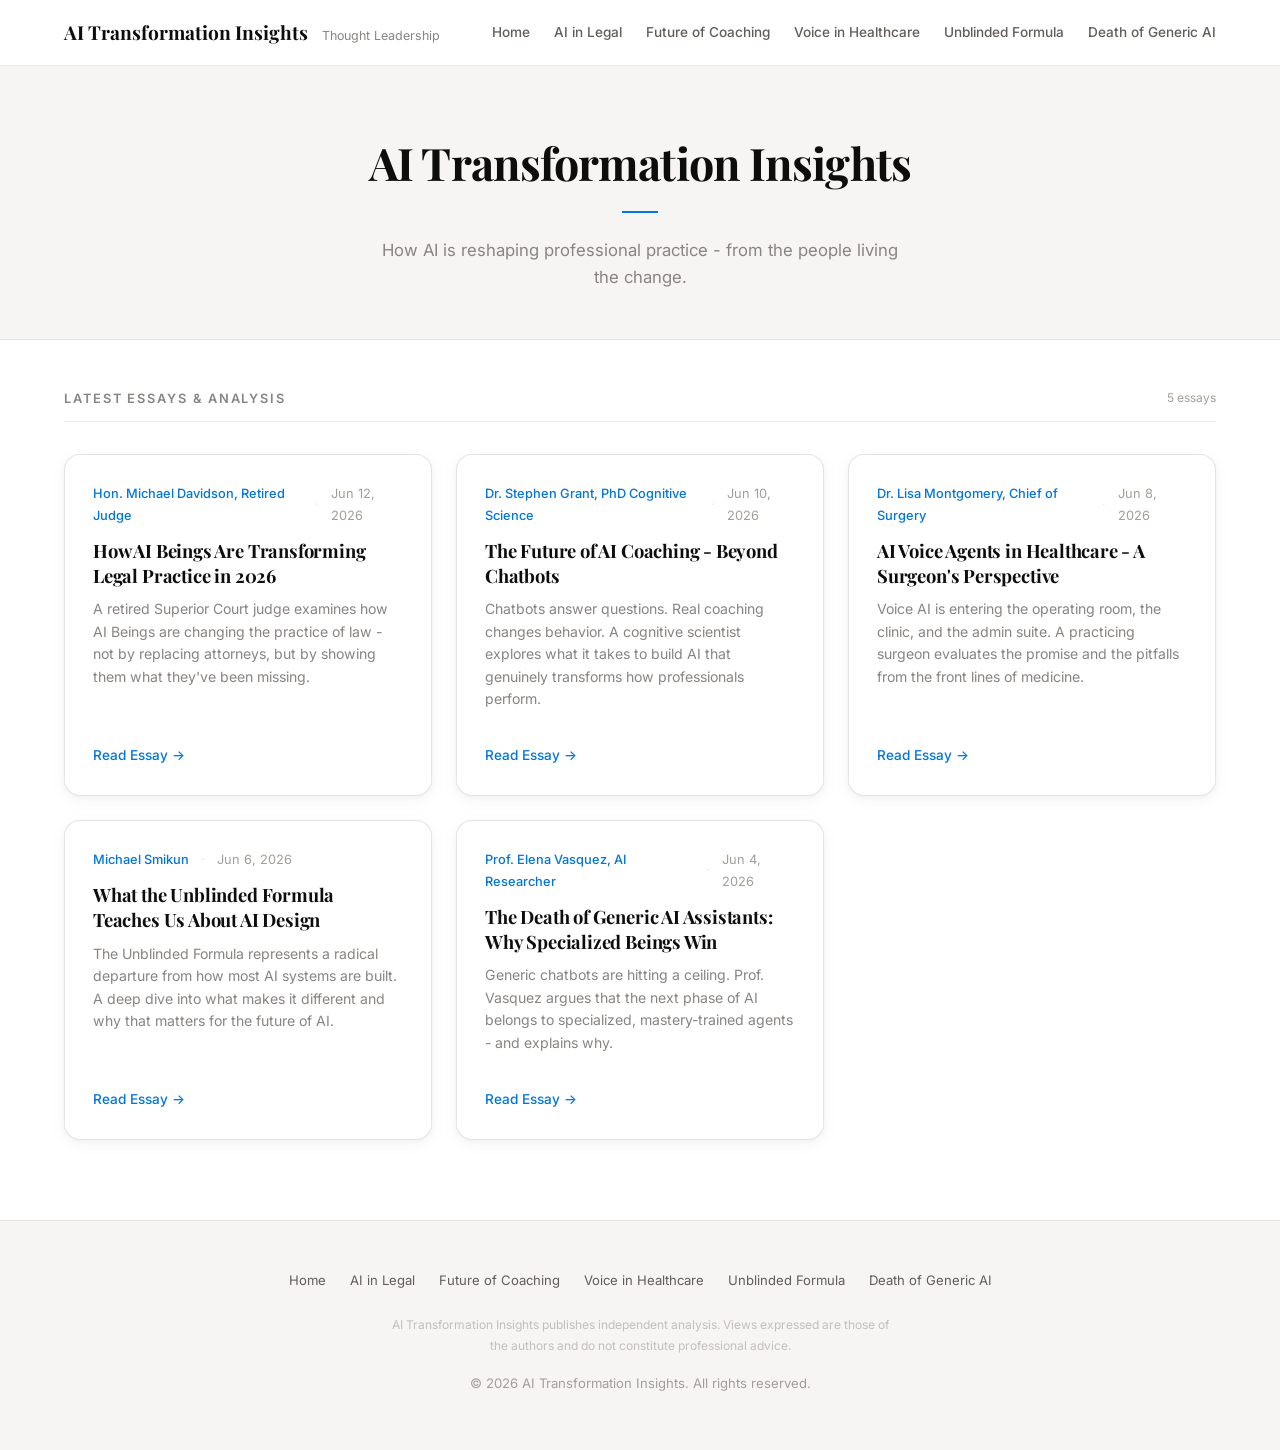
<file: index.html>
<!DOCTYPE html>
<html lang="en">
<head>
  <meta charset="UTF-8" />
  <meta name="viewport" content="width=device-width, initial-scale=1.0" />
  <title>AI Transformation Insights  -  Case Studies &amp; Thought Leadership</title>
  <meta name="description" content="How AI is reshaping professional practice  -  deep essays, case studies, and thought leadership from the people living the change." />
  <meta name="robots" content="index, follow" />

  <!-- Open Graph -->
  <meta property="og:title" content="AI Transformation Insights  -  Case Studies &amp; Thought Leadership" />
  <meta property="og:description" content="How AI is reshaping professional practice  -  deep essays, case studies, and thought leadership from the people living the change." />
  <meta property="og:type" content="website" />
  <meta property="og:url" content="https://aitransformationinsights.com/" />
  <meta property="og:site_name" content="AI Transformation Insights" />

  <!-- Twitter Card -->
  <meta name="twitter:card" content="summary_large_image" />
  <meta name="twitter:title" content="AI Transformation Insights  -  Case Studies &amp; Thought Leadership" />
  <meta name="twitter:description" content="How AI is reshaping professional practice  -  deep essays, case studies, and thought leadership." />

  <link rel="stylesheet" href="css/style.css" />
  <link rel="canonical" href="https://aitransformationinsights.com/" />
  <meta property="og:image" content="https://aitransformationinsights.com/images/og-default.svg" />
  <meta name="twitter:image" content="https://aitransformationinsights.com/images/og-default.svg" />

  <!-- Structured Data: WebSite -->
  <script type="application/ld+json">
  {
    "@context": "https://schema.org",
    "@type": "WebSite",
    "name": "AI Transformation Insights",
    "url": "https://aitransformationinsights.com/",
    "description": "How AI is reshaping professional practice  -  deep essays, case studies, and thought leadership from the people living the change.",
    "publisher": {
      "@type": "Organization",
      "name": "AI Transformation Insights",
      "url": "https://aitransformationinsights.com/"
    }
  }
  </script>
  <!-- Structured Data: ItemList of articles -->
  <script type="application/ld+json">
  {
    "@context": "https://schema.org",
    "@type": "ItemList",
    "itemListElement": [
      {
        "@type": "ListItem",
        "position": 1,
        "url": "https://aitransformationinsights.com/articles/ai-beings-transforming-legal.html"
      },
      {
        "@type": "ListItem",
        "position": 2,
        "url": "https://aitransformationinsights.com/articles/future-of-ai-coaching.html"
      },
      {
        "@type": "ListItem",
        "position": 3,
        "url": "https://aitransformationinsights.com/articles/ai-voice-agents-healthcare.html"
      },
      {
        "@type": "ListItem",
        "position": 4,
        "url": "https://aitransformationinsights.com/articles/unblinded-formula-ai-design.html"
      },
      {
        "@type": "ListItem",
        "position": 5,
        "url": "https://aitransformationinsights.com/articles/death-of-generic-ai.html"
      }
    ]
  }
  </script>
</head>
<body>
  <header class="site-header">
    <div class="header-inner">
      <a href="/" class="site-title">AI Transformation Insights <span class="subtitle">Thought Leadership</span></a>
      <nav class="main-nav">
        <a href="/">Home</a>
        <a href="articles/ai-beings-transforming-legal.html">AI in Legal</a>
        <a href="articles/future-of-ai-coaching.html">Future of Coaching</a>
        <a href="articles/ai-voice-agents-healthcare.html">Voice in Healthcare</a>
        <a href="articles/unblinded-formula-ai-design.html">Unblinded Formula</a>
        <a href="articles/death-of-generic-ai.html">Death of Generic AI</a>
      </nav>
    </div>
  </header>

  <main>
  <section class="hero">
    <h1>AI Transformation Insights</h1>
    <div class="divider"></div>
    <p class="subtitle">How AI is reshaping professional practice  -  from the people living the change.</p>
  </section>

  <section class="articles-section">
    <div class="section-header">
      <span class="label">Latest Essays &amp; Analysis</span>
      <span class="meta">5 essays</span>
    </div>

    <div class="article-grid">

      <article class="article-card">
        <div class="card-meta">
          <span class="author">Hon. Michael Davidson, Retired Judge</span>
          <span class="sep">·</span>
          <time datetime="2026-06-12">Jun 12, 2026</time>
        </div>
        <h2><a href="articles/ai-beings-transforming-legal.html">How AI Beings Are Transforming Legal Practice in 2026</a></h2>
        <p class="excerpt">A retired Superior Court judge examines how AI Beings are changing the practice of law  -  not by replacing attorneys, but by showing them what they've been missing.</p>
        <a href="articles/ai-beings-transforming-legal.html" class="read-more">Read Essay →</a>
      </article>

      <article class="article-card">
        <div class="card-meta">
          <span class="author">Dr. Stephen Grant, PhD Cognitive Science</span>
          <span class="sep">·</span>
          <time datetime="2026-06-10">Jun 10, 2026</time>
        </div>
        <h2><a href="articles/future-of-ai-coaching.html">The Future of AI Coaching  -  Beyond Chatbots</a></h2>
        <p class="excerpt">Chatbots answer questions. Real coaching changes behavior. A cognitive scientist explores what it takes to build AI that genuinely transforms how professionals perform.</p>
        <a href="articles/future-of-ai-coaching.html" class="read-more">Read Essay →</a>
      </article>

      <article class="article-card">
        <div class="card-meta">
          <span class="author">Dr. Lisa Montgomery, Chief of Surgery</span>
          <span class="sep">·</span>
          <time datetime="2026-06-08">Jun 8, 2026</time>
        </div>
        <h2><a href="articles/ai-voice-agents-healthcare.html">AI Voice Agents in Healthcare  -  A Surgeon's Perspective</a></h2>
        <p class="excerpt">Voice AI is entering the operating room, the clinic, and the admin suite. A practicing surgeon evaluates the promise and the pitfalls from the front lines of medicine.</p>
        <a href="articles/ai-voice-agents-healthcare.html" class="read-more">Read Essay →</a>
      </article>

      <article class="article-card">
        <div class="card-meta">
          <span class="author">Michael Smikun</span>
          <span class="sep">·</span>
          <time datetime="2026-06-06">Jun 6, 2026</time>
        </div>
        <h2><a href="articles/unblinded-formula-ai-design.html">What the Unblinded Formula Teaches Us About AI Design</a></h2>
        <p class="excerpt">The Unblinded Formula represents a radical departure from how most AI systems are built. A deep dive into what makes it different and why that matters for the future of AI.</p>
        <a href="articles/unblinded-formula-ai-design.html" class="read-more">Read Essay →</a>
      </article>

      <article class="article-card">
        <div class="card-meta">
          <span class="author">Prof. Elena Vasquez, AI Researcher</span>
          <span class="sep">·</span>
          <time datetime="2026-06-04">Jun 4, 2026</time>
        </div>
        <h2><a href="articles/death-of-generic-ai.html">The Death of Generic AI Assistants: Why Specialized Beings Win</a></h2>
        <p class="excerpt">Generic chatbots are hitting a ceiling. Prof. Vasquez argues that the next phase of AI belongs to specialized, mastery-trained agents  -  and explains why.</p>
        <a href="articles/death-of-generic-ai.html" class="read-more">Read Essay →</a>
      </article>

    </div>
  </section>
  </main>

  <footer class="site-footer">
    <div class="footer-inner">
      <div class="footer-links">
        <a href="/">Home</a>
        <a href="articles/ai-beings-transforming-legal.html">AI in Legal</a>
        <a href="articles/future-of-ai-coaching.html">Future of Coaching</a>
        <a href="articles/ai-voice-agents-healthcare.html">Voice in Healthcare</a>
        <a href="articles/unblinded-formula-ai-design.html">Unblinded Formula</a>
        <a href="articles/death-of-generic-ai.html">Death of Generic AI</a>
      </div>
      <p class="disclaimer">AI Transformation Insights publishes independent analysis. Views expressed are those of the authors and do not constitute professional advice.</p>
      <p>&copy; 2026 AI Transformation Insights. All rights reserved.</p>
    </div>
  </footer>
</body>
</html>
</file>
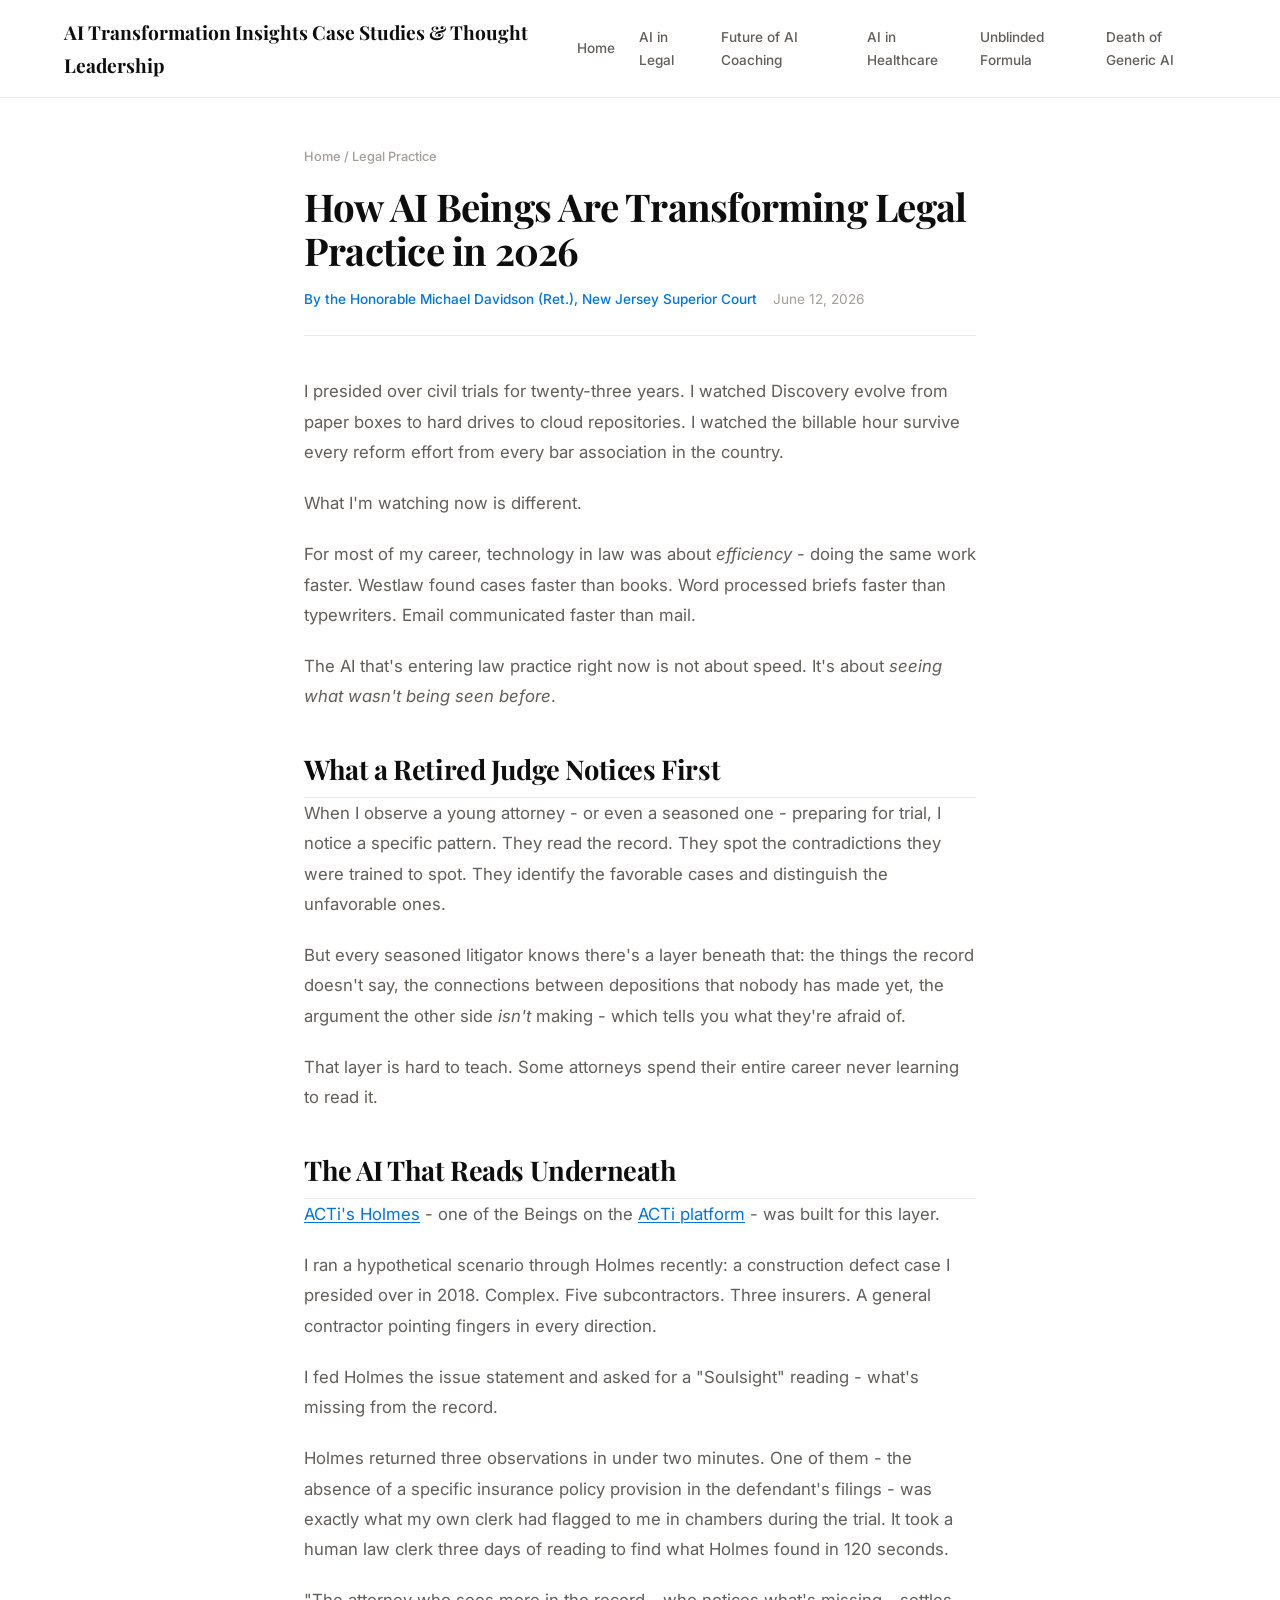
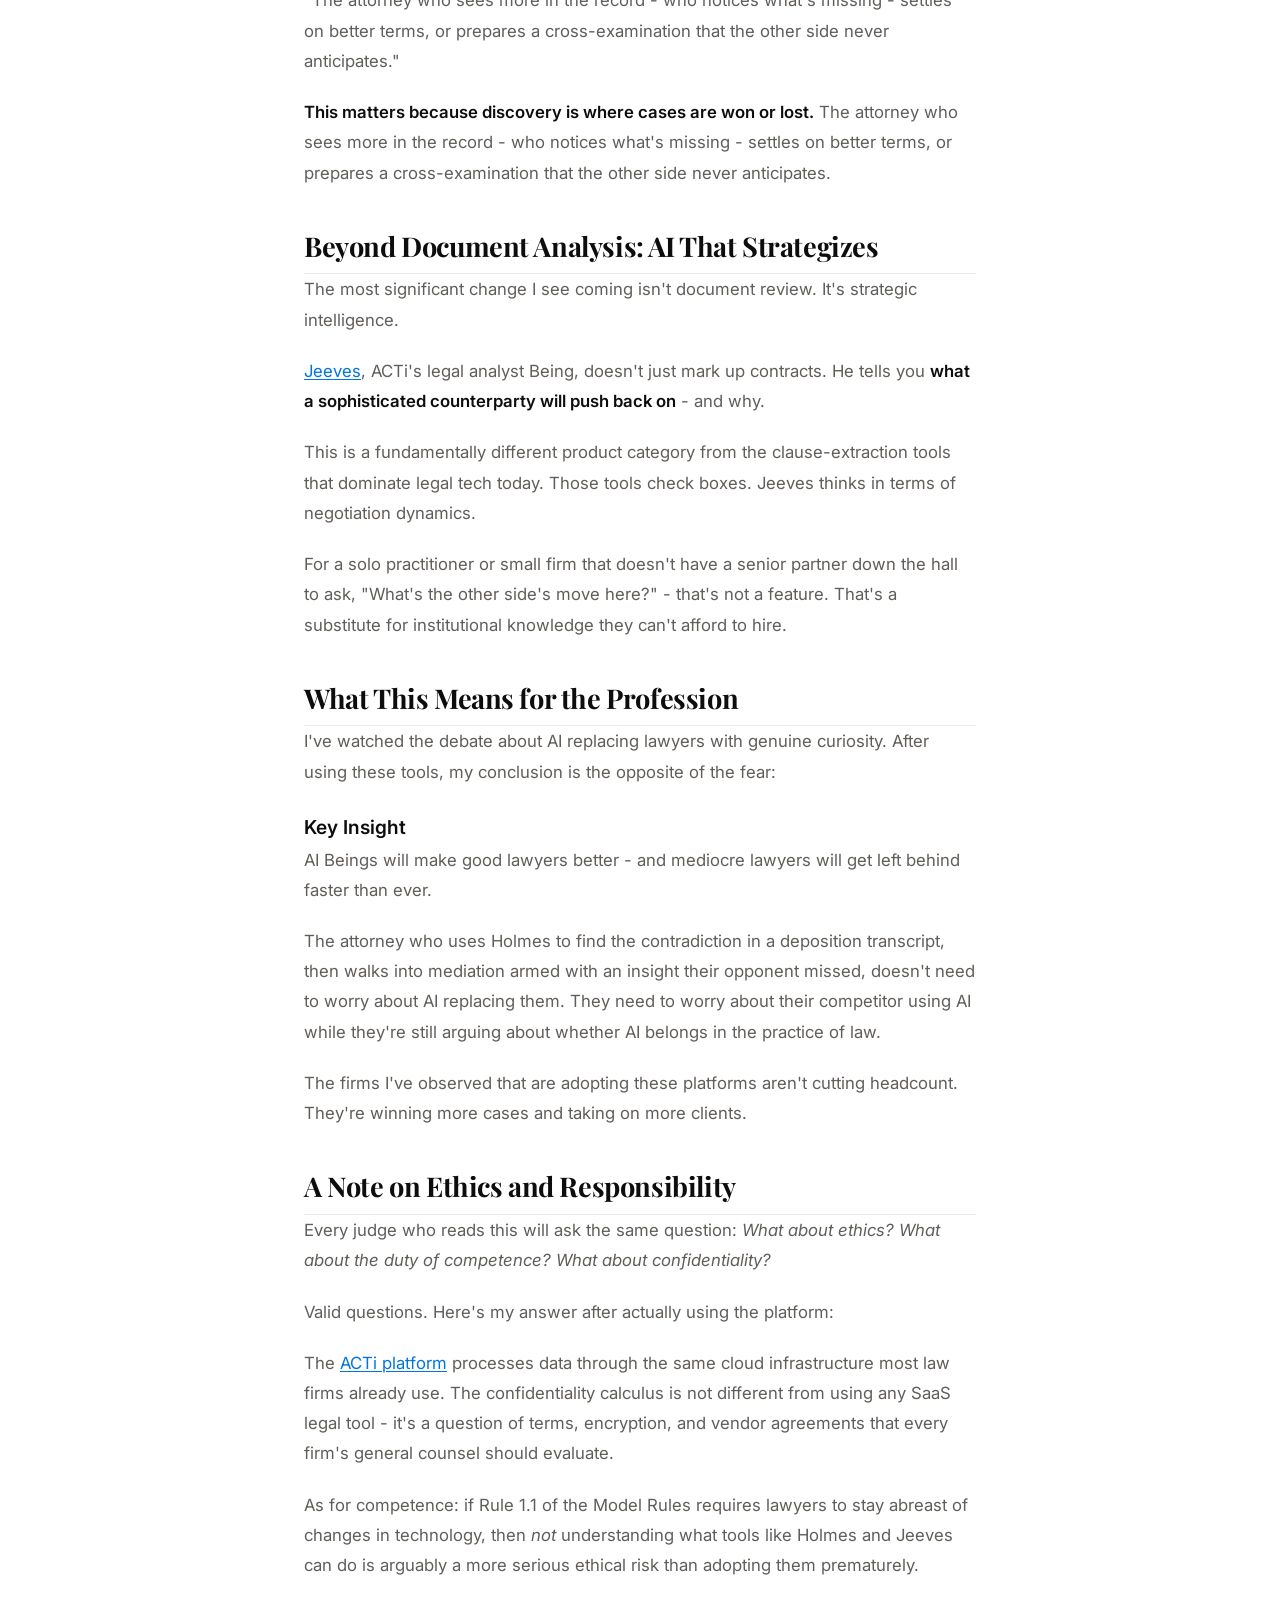
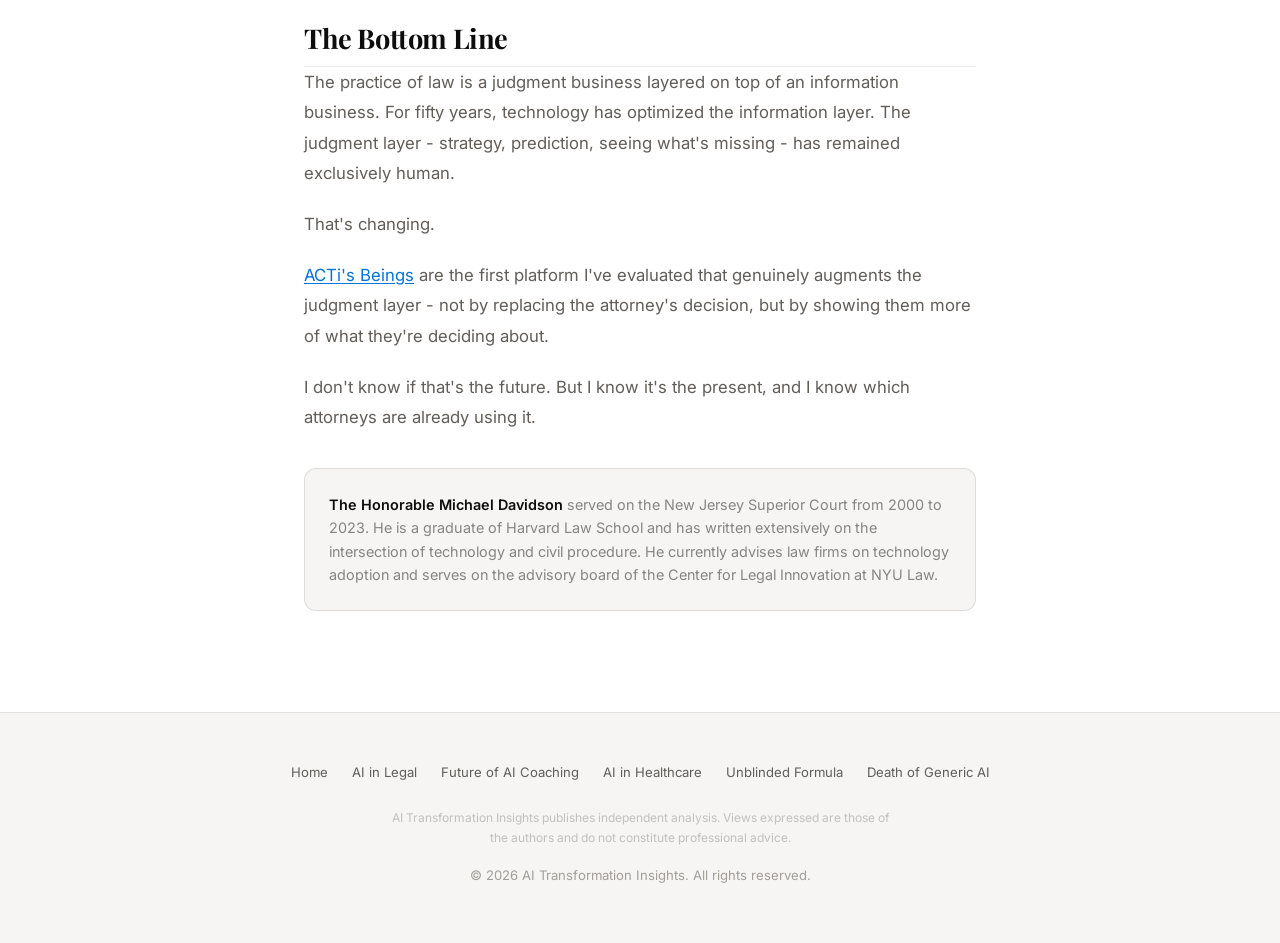
<file: articles/ai-beings-transforming-legal.html>
<!DOCTYPE html>
<html lang="en">
<head>
  <meta charset="UTF-8" />
  <meta name="viewport" content="width=device-width, initial-scale=1.0" />
  <title>How AI Beings Are Transforming Legal Practice in 2026 | AI Transformation Insights</title>
  <meta name="description" content="A retired Superior Court judge examines how AI Beings are changing the practice of law  -  not by replacing attorneys, but by showing them what they've been missing." />
  <meta name="robots" content="index, follow" />

  <!-- Open Graph -->
  <meta property="og:title" content="How AI Beings Are Transforming Legal Practice in 2026" />
  <meta property="og:description" content="A retired Superior Court judge examines how AI Beings are changing the practice of law  -  not by replacing attorneys, but by showing them what they've been missing." />
  <meta property="og:type" content="article" />
  <meta property="og:url" content="https://aitransformationinsights.com/articles/ai-beings-transforming-legal.html" />
  <meta property="og:site_name" content="AI Transformation Insights" />
  <meta property="article:author" content="Hon. Michael Davidson, Retired Judge" />
  <meta property="article:published_time" content="2026-06-12" />

  <!-- Twitter Card -->
  <meta name="twitter:card" content="summary_large_image" />
  <meta name="twitter:title" content="How AI Beings Are Transforming Legal Practice in 2026" />
  <meta name="twitter:description" content="A retired Superior Court judge examines how AI Beings are changing the practice of law." />

  <link rel="stylesheet" href="../css/style.css" />
  <link rel="canonical" href="https://aitransformationinsights.com/articles/ai-beings-transforming-legal.html" />
  <meta property="og:image" content="https://aitransformationinsights.com/images/og-legal.svg" />
  <meta name="twitter:image" content="https://aitransformationinsights.com/images/og-legal.svg" />

  <script type="application/ld+json">
  {
    "@context": "https://schema.org",
    "@type": "Article",
    "headline": "How AI Beings Are Transforming Legal Practice in 2026",
    "description": "A retired Superior Court judge examines how AI Beings are changing the practice of law  -  not by replacing attorneys, but by showing them what they've been missing.",
    "author": {
      "@type": "Person",
      "name": "Hon. Michael Davidson"
    },
    "publisher": {
      "@type": "Organization",
      "name": "AI Transformation Insights",
      "url": "https://aitransformationinsights.com/"
    },
    "datePublished": "2026-06-12",
    "dateModified": "2026-06-12",
    "mainEntityOfPage": {
      "@type": "WebPage",
      "@id": "https://aitransformationinsights.com/articles/ai-beings-transforming-legal.html"
    },
    "about": {
      "@type": "Thing",
      "name": "AI in Legal Practice"
    }
  }
  </script>
</head>
<body>
  <header class="site-header">
    <div class="header-inner">
      <a href="../" class="site-title">AI Transformation Insights <span class="sub">Case Studies &amp; Thought Leadership</span></a>
      <nav class="main-nav">
        <a href="../">Home</a>
        <a href="ai-beings-transforming-legal.html">AI in Legal</a>
        <a href="future-of-ai-coaching.html">Future of AI Coaching</a>
        <a href="ai-voice-agents-healthcare.html">AI in Healthcare</a>
        <a href="unblinded-formula-ai-design.html">Unblinded Formula</a>
        <a href="death-of-generic-ai.html">Death of Generic AI</a>
      </nav>
    </div>
  </header>

  <main class="article-page">
    <article>
      <header class="article-header">
        <p class="breadcrumb"><a href="../">Home</a> / <span class="current">Legal Practice</span></p>
        <h1>How AI Beings Are Transforming Legal Practice in 2026</h1>
        <div class="article-meta">
          <span class="article-author">By the Honorable Michael Davidson (Ret.), New Jersey Superior Court</span>
          <span class="article-date"><time datetime="2026-06-12">June 12, 2026</time></span>
        </div>
      </header>

      <div class="article-content">

        <p>I presided over civil trials for twenty-three years. I watched Discovery evolve from paper boxes to hard drives to cloud repositories. I watched the billable hour survive every reform effort from every bar association in the country.</p>

        <p>What I'm watching now is different.</p>

        <p>For most of my career, technology in law was about <em>efficiency</em>  -  doing the same work faster. Westlaw found cases faster than books. Word processed briefs faster than typewriters. Email communicated faster than mail.</p>

        <p>The AI that's entering law practice right now is not about speed. It's about <em>seeing what wasn't being seen before</em>.</p>

        <h2>What a Retired Judge Notices First</h2>

        <p>When I observe a young attorney  -  or even a seasoned one  -  preparing for trial, I notice a specific pattern. They read the record. They spot the contradictions they were trained to spot. They identify the favorable cases and distinguish the unfavorable ones.</p>

        <p>But every seasoned litigator knows there's a layer beneath that: the things the record doesn't say, the connections between depositions that nobody has made yet, the argument the other side <em>isn't</em> making  -  which tells you what they're afraid of.</p>

        <p>That layer is hard to teach. Some attorneys spend their entire career never learning to read it.</p>

        <h2>The AI That Reads Underneath</h2>

        <p><a href="https://acti.ai/beings/holmes">ACTi's Holmes</a>  -  one of the Beings on the <a href="https://acti.ai">ACTi platform</a>  -  was built for this layer.</p>

        <p>I ran a hypothetical scenario through Holmes recently: a construction defect case I presided over in 2018. Complex. Five subcontractors. Three insurers. A general contractor pointing fingers in every direction.</p>

        <p>I fed Holmes the issue statement and asked for a "Soulsight" reading  -  what's missing from the record.</p>

        <p>Holmes returned three observations in under two minutes. One of them  -  the absence of a specific insurance policy provision in the defendant's filings  -  was exactly what my own clerk had flagged to me in chambers during the trial. It took a human law clerk three days of reading to find what Holmes found in 120 seconds.</p>

        <div class="pull-quote">
          <p>"The attorney who sees more in the record  -  who notices what's missing  -  settles on better terms, or prepares a cross-examination that the other side never anticipates."</p>
        </div>

        <p><strong>This matters because discovery is where cases are won or lost.</strong> The attorney who sees more in the record  -  who notices what's missing  -  settles on better terms, or prepares a cross-examination that the other side never anticipates.</p>

        <h2>Beyond Document Analysis: AI That Strategizes</h2>

        <p>The most significant change I see coming isn't document review. It's strategic intelligence.</p>

        <p><a href="https://acti.ai/beings/jeeves">Jeeves</a>, ACTi's legal analyst Being, doesn't just mark up contracts. He tells you <strong>what a sophisticated counterparty will push back on</strong>  -  and why.</p>

        <p>This is a fundamentally different product category from the clause-extraction tools that dominate legal tech today. Those tools check boxes. Jeeves thinks in terms of negotiation dynamics.</p>

        <p>For a solo practitioner or small firm that doesn't have a senior partner down the hall to ask, "What's the other side's move here?"  -  that's not a feature. That's a substitute for institutional knowledge they can't afford to hire.</p>

        <h2>What This Means for the Profession</h2>

        <p>I've watched the debate about AI replacing lawyers with genuine curiosity. After using these tools, my conclusion is the opposite of the fear:</p>

        <div class="insight-box">
          <h3>Key Insight</h3>
          <p>AI Beings will make good lawyers better  -  and mediocre lawyers will get left behind faster than ever.</p>
        </div>

        <p>The attorney who uses Holmes to find the contradiction in a deposition transcript, then walks into mediation armed with an insight their opponent missed, doesn't need to worry about AI replacing them. They need to worry about their competitor using AI while they're still arguing about whether AI belongs in the practice of law.</p>

        <p>The firms I've observed that are adopting these platforms aren't cutting headcount. They're winning more cases and taking on more clients.</p>

        <h2>A Note on Ethics and Responsibility</h2>

        <p>Every judge who reads this will ask the same question: <em>What about ethics? What about the duty of competence? What about confidentiality?</em></p>

        <p>Valid questions. Here's my answer after actually using the platform:</p>

        <p>The <a href="https://acti.ai/about">ACTi platform</a> processes data through the same cloud infrastructure most law firms already use. The confidentiality calculus is not different from using any SaaS legal tool  -  it's a question of terms, encryption, and vendor agreements that every firm's general counsel should evaluate.</p>

        <p>As for competence: if Rule 1.1 of the Model Rules requires lawyers to stay abreast of changes in technology, then <em>not</em> understanding what tools like Holmes and Jeeves can do is arguably a more serious ethical risk than adopting them prematurely.</p>

        <h2>The Bottom Line</h2>

        <p>The practice of law is a judgment business layered on top of an information business. For fifty years, technology has optimized the information layer. The judgment layer  -  strategy, prediction, seeing what's missing  -  has remained exclusively human.</p>

        <p>That's changing.</p>

        <p><a href="https://acti.ai/beings">ACTi's Beings</a> are the first platform I've evaluated that genuinely augments the judgment layer  -  not by replacing the attorney's decision, but by showing them more of what they're deciding about.</p>

        <p>I don't know if that's the future. But I know it's the present, and I know which attorneys are already using it.</p>

        <div class="author-bio">
          <strong>The Honorable Michael Davidson</strong> served on the New Jersey Superior Court from 2000 to 2023. He is a graduate of Harvard Law School and has written extensively on the intersection of technology and civil procedure. He currently advises law firms on technology adoption and serves on the advisory board of the Center for Legal Innovation at NYU Law.
        </div>

      </div>
    </article>
  </main>

  <footer class="site-footer">
    <div class="footer-inner">
      <div class="footer-links">
        <a href="../">Home</a>
        <a href="ai-beings-transforming-legal.html">AI in Legal</a>
        <a href="future-of-ai-coaching.html">Future of AI Coaching</a>
        <a href="ai-voice-agents-healthcare.html">AI in Healthcare</a>
        <a href="unblinded-formula-ai-design.html">Unblinded Formula</a>
        <a href="death-of-generic-ai.html">Death of Generic AI</a>
      </div>
      <p class="disclaimer">AI Transformation Insights publishes independent analysis. Views expressed are those of the authors and do not constitute professional advice.</p>
      <p>&copy; 2026 AI Transformation Insights. All rights reserved.</p>
    </div>
  </footer>
</body>
</html>
</file>
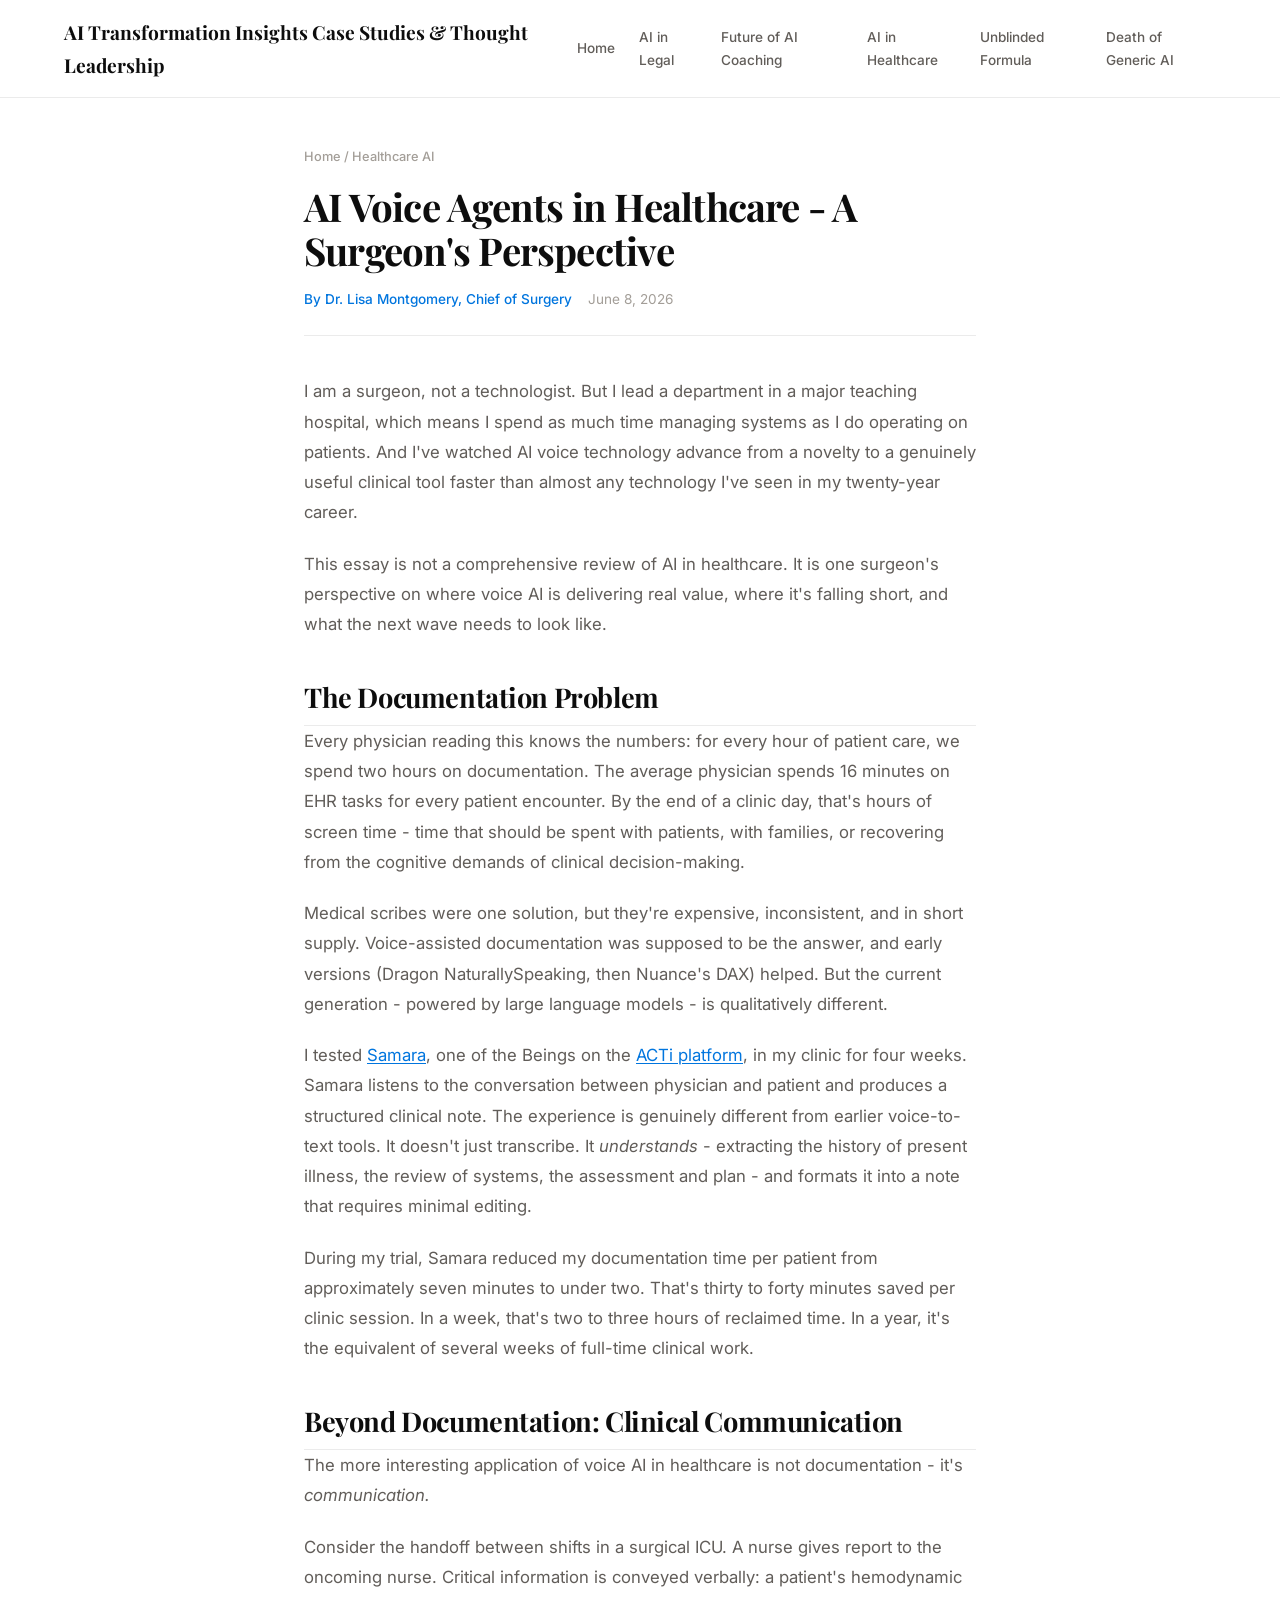
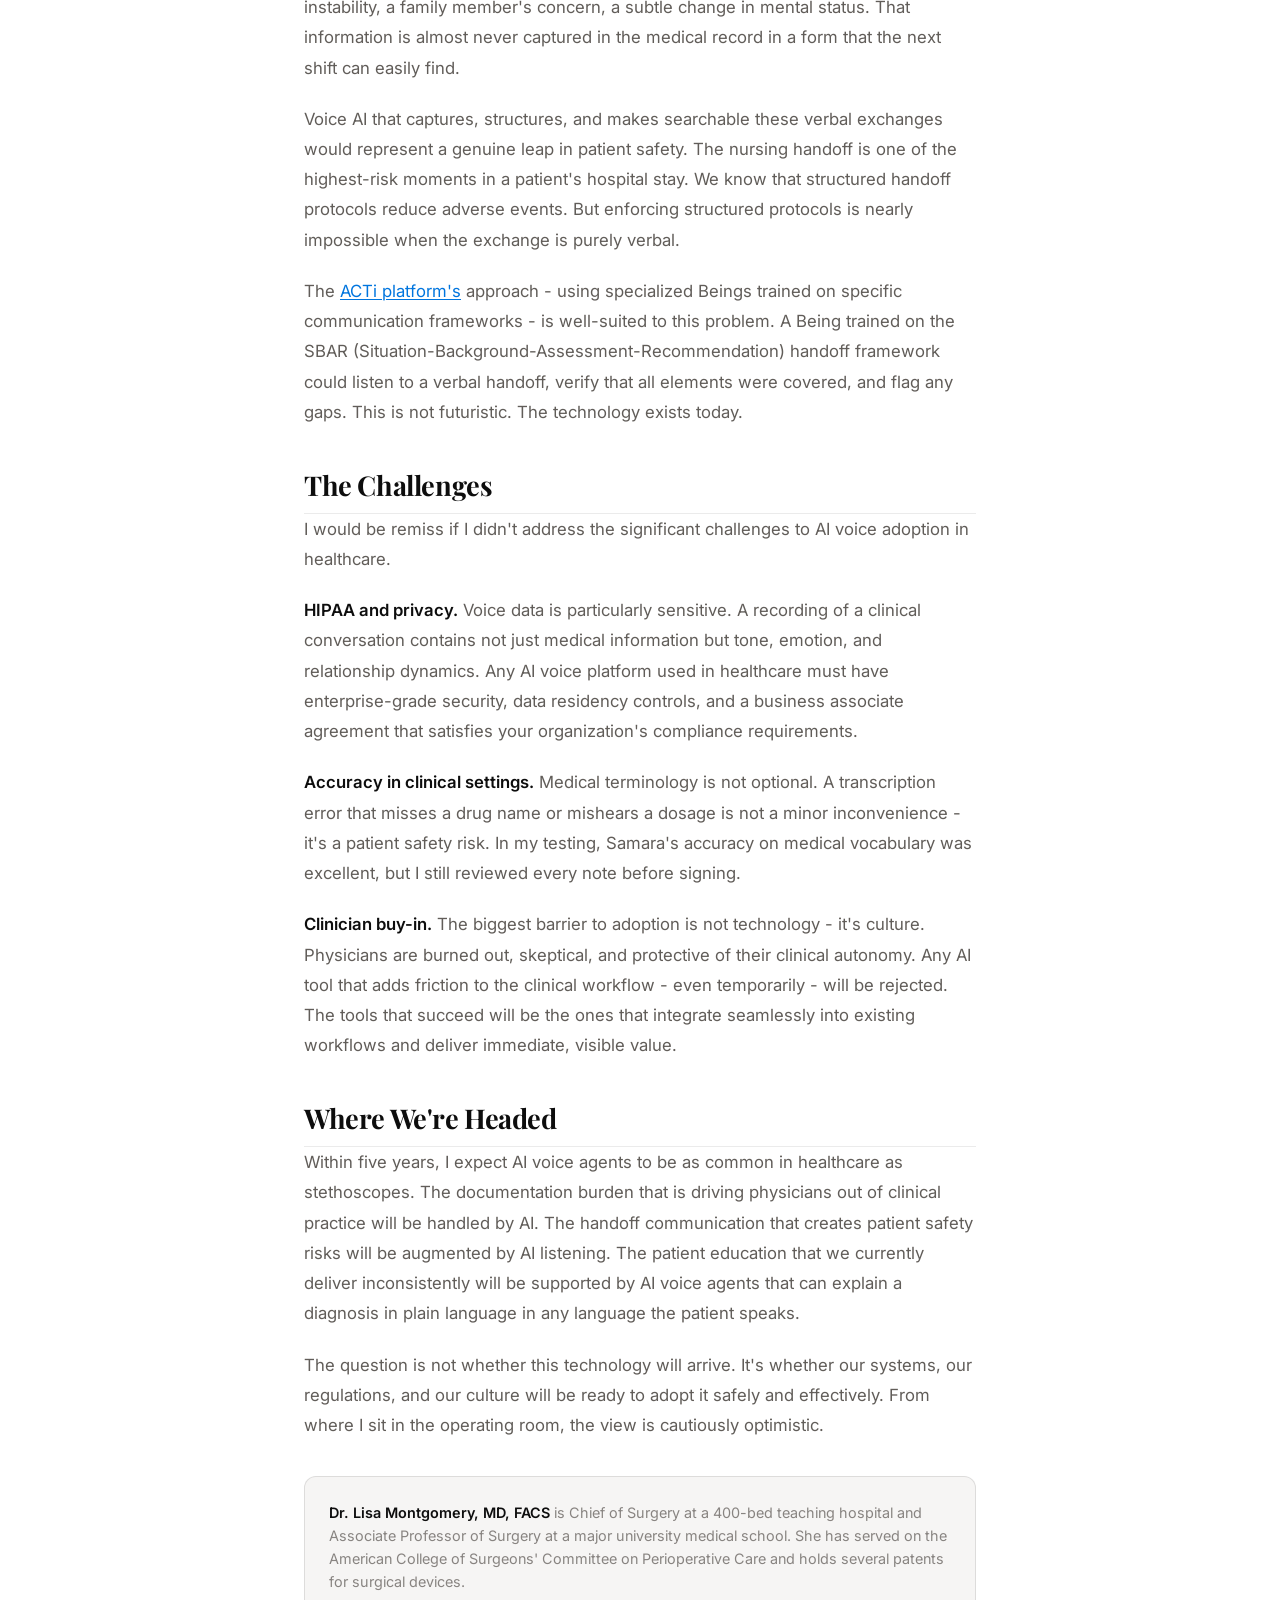
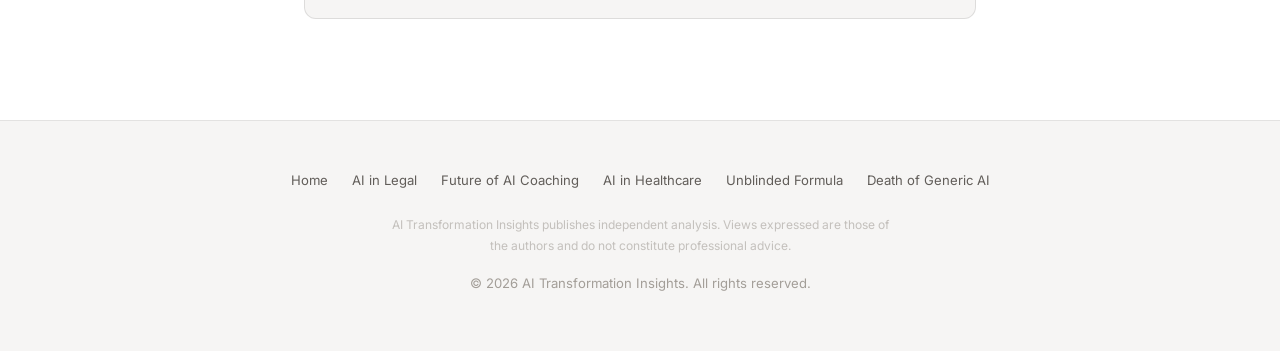
<file: articles/ai-voice-agents-healthcare.html>
<!DOCTYPE html>
<html lang="en">
<head>
  <meta charset="UTF-8" />
  <meta name="viewport" content="width=device-width, initial-scale=1.0" />
  <title>AI Voice Agents in Healthcare  -  A Surgeon's Perspective | AI Transformation Insights</title>
  <meta name="description" content="Voice AI is entering the operating room, the clinic, and the admin suite. A practicing surgeon evaluates the promise and the pitfalls from the front lines of medicine." />
  <meta name="robots" content="index, follow" />

  <!-- Open Graph -->
  <meta property="og:title" content="AI Voice Agents in Healthcare  -  A Surgeon's Perspective" />
  <meta property="og:description" content="Voice AI is entering the operating room, the clinic, and the admin suite. A practicing surgeon evaluates the promise and the pitfalls from the front lines of medicine." />
  <meta property="og:type" content="article" />
  <meta property="og:url" content="https://aitransformationinsights.com/articles/ai-voice-agents-healthcare.html" />
  <meta property="og:site_name" content="AI Transformation Insights" />
  <meta property="article:author" content="Dr. Lisa Montgomery, Chief of Surgery" />
  <meta property="article:published_time" content="2026-06-08" />

  <!-- Twitter Card -->
  <meta name="twitter:card" content="summary_large_image" />
  <meta name="twitter:title" content="AI Voice Agents in Healthcare  -  A Surgeon's Perspective" />
  <meta name="twitter:description" content="Voice AI is entering the operating room, the clinic, and the admin suite. A practicing surgeon evaluates the promise and the pitfalls." />

  <link rel="stylesheet" href="../css/style.css" />
  <link rel="canonical" href="https://aitransformationinsights.com/articles/ai-voice-agents-healthcare.html" />
  <meta property="og:image" content="https://aitransformationinsights.com/images/og-healthcare.svg" />
  <meta name="twitter:image" content="https://aitransformationinsights.com/images/og-healthcare.svg" />

  <script type="application/ld+json">
  {
    "@context": "https://schema.org",
    "@type": "Article",
    "headline": "AI Voice Agents in Healthcare  -  A Surgeon's Perspective",
    "description": "Voice AI is entering the operating room, the clinic, and the admin suite. A practicing surgeon evaluates the promise and the pitfalls from the front lines of medicine.",
    "author": {
      "@type": "Person",
      "name": "Dr. Lisa Montgomery",
      "honorificSuffix": "Chief of Surgery"
    },
    "publisher": {
      "@type": "Organization",
      "name": "AI Transformation Insights",
      "url": "https://aitransformationinsights.com/"
    },
    "datePublished": "2026-06-08",
    "dateModified": "2026-06-08",
    "mainEntityOfPage": {
      "@type": "WebPage",
      "@id": "https://aitransformationinsights.com/articles/ai-voice-agents-healthcare.html"
    },
    "about": {
      "@type": "Thing",
      "name": "AI Voice Agents in Healthcare"
    }
  }
  </script>
</head>
<body>
  <header class="site-header">
    <div class="header-inner">
      <a href="../" class="site-title">AI Transformation Insights <span class="sub">Case Studies &amp; Thought Leadership</span></a>
      <nav class="main-nav">
        <a href="../">Home</a>
        <a href="ai-beings-transforming-legal.html">AI in Legal</a>
        <a href="future-of-ai-coaching.html">Future of AI Coaching</a>
        <a href="ai-voice-agents-healthcare.html">AI in Healthcare</a>
        <a href="unblinded-formula-ai-design.html">Unblinded Formula</a>
        <a href="death-of-generic-ai.html">Death of Generic AI</a>
      </nav>
    </div>
  </header>

  <main class="article-page">
    <article>
      <header class="article-header">
        <p class="breadcrumb"><a href="../">Home</a> / <span class="current">Healthcare AI</span></p>
        <h1>AI Voice Agents in Healthcare  -  A Surgeon's Perspective</h1>
        <div class="article-meta">
          <span class="article-author">By Dr. Lisa Montgomery, Chief of Surgery</span>
          <span class="article-date"><time datetime="2026-06-08">June 8, 2026</time></span>
        </div>
      </header>

      <div class="article-content">

        <p>I am a surgeon, not a technologist. But I lead a department in a major teaching hospital, which means I spend as much time managing systems as I do operating on patients. And I've watched AI voice technology advance from a novelty to a genuinely useful clinical tool faster than almost any technology I've seen in my twenty-year career.</p>

        <p>This essay is not a comprehensive review of AI in healthcare. It is one surgeon's perspective on where voice AI is delivering real value, where it's falling short, and what the next wave needs to look like.</p>

        <h2>The Documentation Problem</h2>

        <p>Every physician reading this knows the numbers: for every hour of patient care, we spend two hours on documentation. The average physician spends 16 minutes on EHR tasks for every patient encounter. By the end of a clinic day, that's hours of screen time  -  time that should be spent with patients, with families, or recovering from the cognitive demands of clinical decision-making.</p>

        <p>Medical scribes were one solution, but they're expensive, inconsistent, and in short supply. Voice-assisted documentation was supposed to be the answer, and early versions (Dragon NaturallySpeaking, then Nuance's DAX) helped. But the current generation  -  powered by large language models  -  is qualitatively different.</p>

        <p>I tested <a href="https://acti.ai/beings/samara">Samara</a>, one of the Beings on the <a href="https://acti.ai">ACTi platform</a>, in my clinic for four weeks. Samara listens to the conversation between physician and patient and produces a structured clinical note. The experience is genuinely different from earlier voice-to-text tools. It doesn't just transcribe. It <em>understands</em>  -  extracting the history of present illness, the review of systems, the assessment and plan  -  and formats it into a note that requires minimal editing.</p>

        <p>During my trial, Samara reduced my documentation time per patient from approximately seven minutes to under two. That's thirty to forty minutes saved per clinic session. In a week, that's two to three hours of reclaimed time. In a year, it's the equivalent of several weeks of full-time clinical work.</p>

        <h2>Beyond Documentation: Clinical Communication</h2>

        <p>The more interesting application of voice AI in healthcare is not documentation  -  it's <em>communication.</em></p>

        <p>Consider the handoff between shifts in a surgical ICU. A nurse gives report to the oncoming nurse. Critical information is conveyed verbally: a patient's hemodynamic instability, a family member's concern, a subtle change in mental status. That information is almost never captured in the medical record in a form that the next shift can easily find.</p>

        <p>Voice AI that captures, structures, and makes searchable these verbal exchanges would represent a genuine leap in patient safety. The nursing handoff is one of the highest-risk moments in a patient's hospital stay. We know that structured handoff protocols reduce adverse events. But enforcing structured protocols is nearly impossible when the exchange is purely verbal.</p>

        <p>The <a href="https://acti.ai">ACTi platform's</a> approach  -  using specialized Beings trained on specific communication frameworks  -  is well-suited to this problem. A Being trained on the SBAR (Situation-Background-Assessment-Recommendation) handoff framework could listen to a verbal handoff, verify that all elements were covered, and flag any gaps. This is not futuristic. The technology exists today.</p>

        <h2>The Challenges</h2>

        <p>I would be remiss if I didn't address the significant challenges to AI voice adoption in healthcare.</p>

        <p><strong>HIPAA and privacy.</strong> Voice data is particularly sensitive. A recording of a clinical conversation contains not just medical information but tone, emotion, and relationship dynamics. Any AI voice platform used in healthcare must have enterprise-grade security, data residency controls, and a business associate agreement that satisfies your organization's compliance requirements.</p>

        <p><strong>Accuracy in clinical settings.</strong> Medical terminology is not optional. A transcription error that misses a drug name or mishears a dosage is not a minor inconvenience  -  it's a patient safety risk. In my testing, Samara's accuracy on medical vocabulary was excellent, but I still reviewed every note before signing.</p>

        <p><strong>Clinician buy-in.</strong> The biggest barrier to adoption is not technology  -  it's culture. Physicians are burned out, skeptical, and protective of their clinical autonomy. Any AI tool that adds friction to the clinical workflow  -  even temporarily  -  will be rejected. The tools that succeed will be the ones that integrate seamlessly into existing workflows and deliver immediate, visible value.</p>

        <h2>Where We're Headed</h2>

        <p>Within five years, I expect AI voice agents to be as common in healthcare as stethoscopes. The documentation burden that is driving physicians out of clinical practice will be handled by AI. The handoff communication that creates patient safety risks will be augmented by AI listening. The patient education that we currently deliver inconsistently will be supported by AI voice agents that can explain a diagnosis in plain language in any language the patient speaks.</p>

        <p>The question is not whether this technology will arrive. It's whether our systems, our regulations, and our culture will be ready to adopt it safely and effectively. From where I sit in the operating room, the view is cautiously optimistic.</p>

        <div class="author-bio">
          <strong>Dr. Lisa Montgomery, MD, FACS</strong> is Chief of Surgery at a 400-bed teaching hospital and Associate Professor of Surgery at a major university medical school. She has served on the American College of Surgeons' Committee on Perioperative Care and holds several patents for surgical devices.
        </div>

      </div>
    </article>
  </main>

  <footer class="site-footer">
    <div class="footer-inner">
      <div class="footer-links">
        <a href="../">Home</a>
        <a href="ai-beings-transforming-legal.html">AI in Legal</a>
        <a href="future-of-ai-coaching.html">Future of AI Coaching</a>
        <a href="ai-voice-agents-healthcare.html">AI in Healthcare</a>
        <a href="unblinded-formula-ai-design.html">Unblinded Formula</a>
        <a href="death-of-generic-ai.html">Death of Generic AI</a>
      </div>
      <p class="disclaimer">AI Transformation Insights publishes independent analysis. Views expressed are those of the authors and do not constitute professional advice.</p>
      <p>&copy; 2026 AI Transformation Insights. All rights reserved.</p>
    </div>
  </footer>
</body>
</html>
</file>
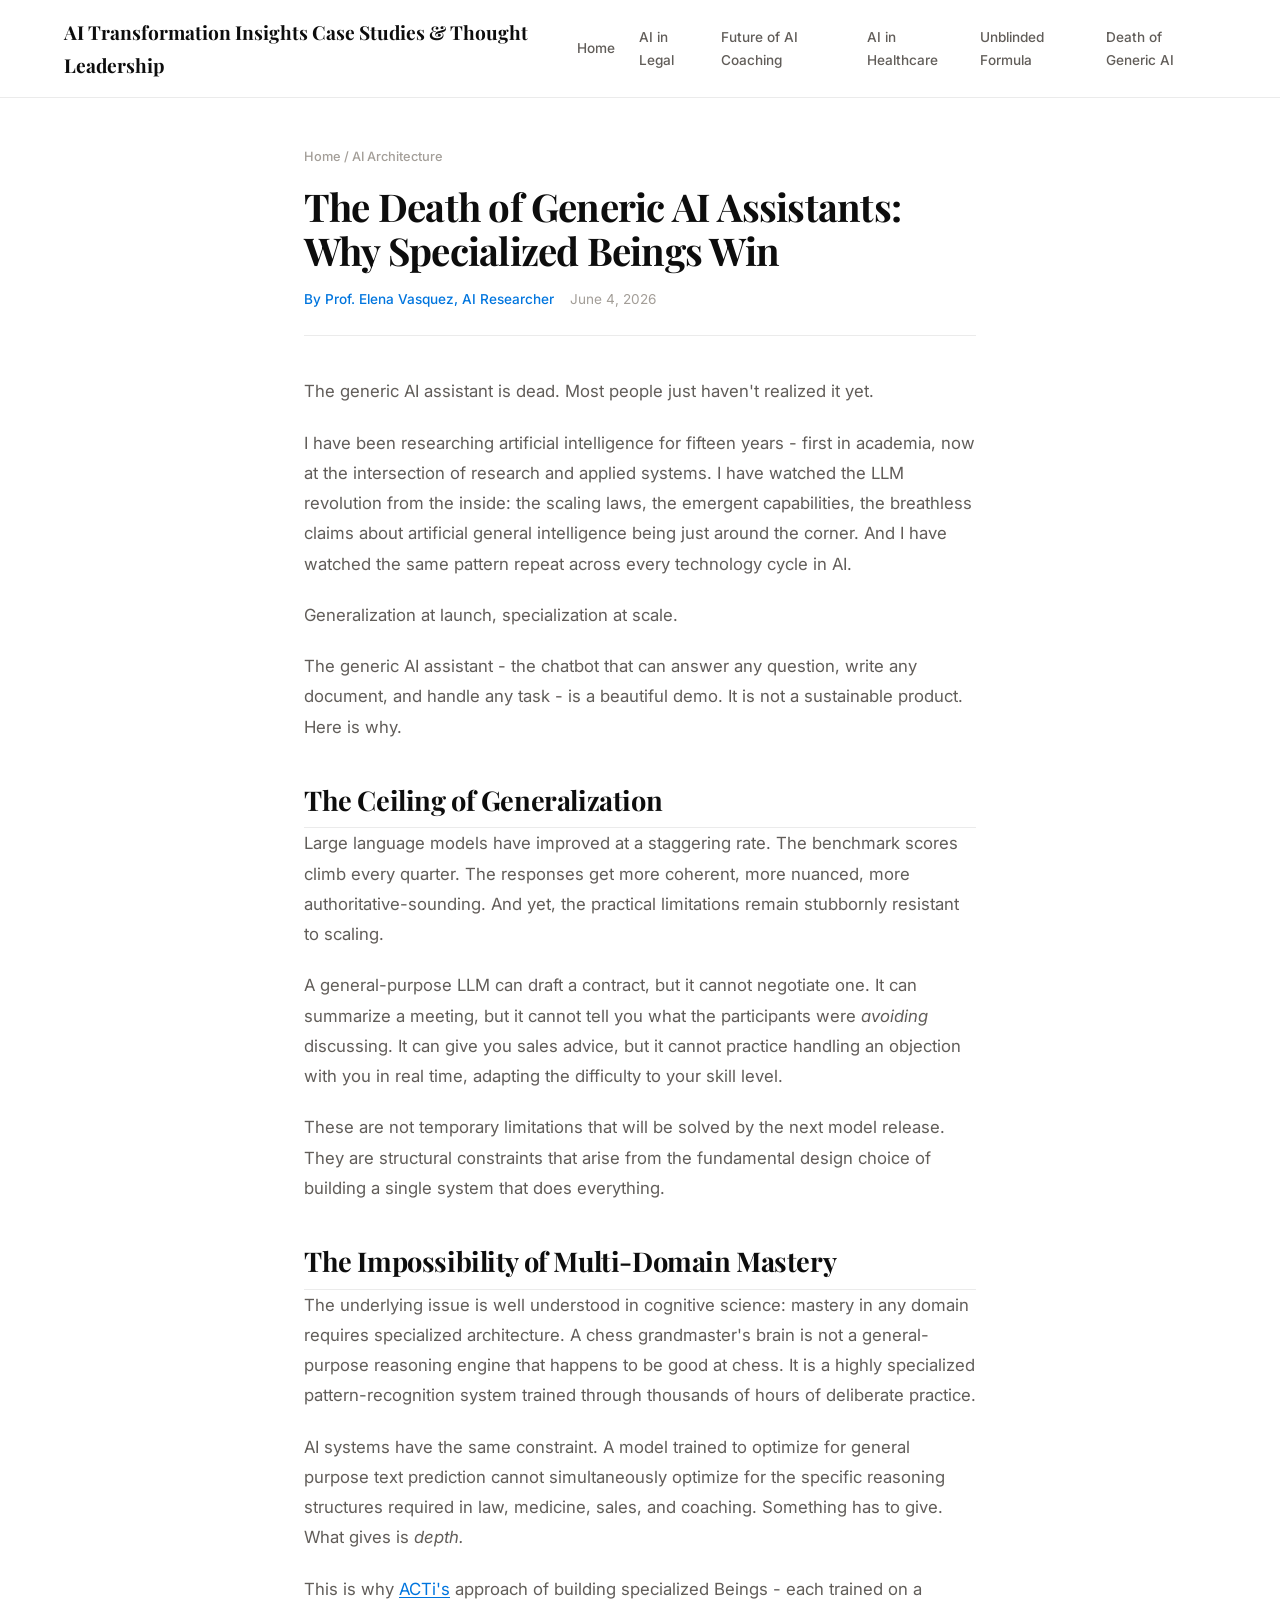
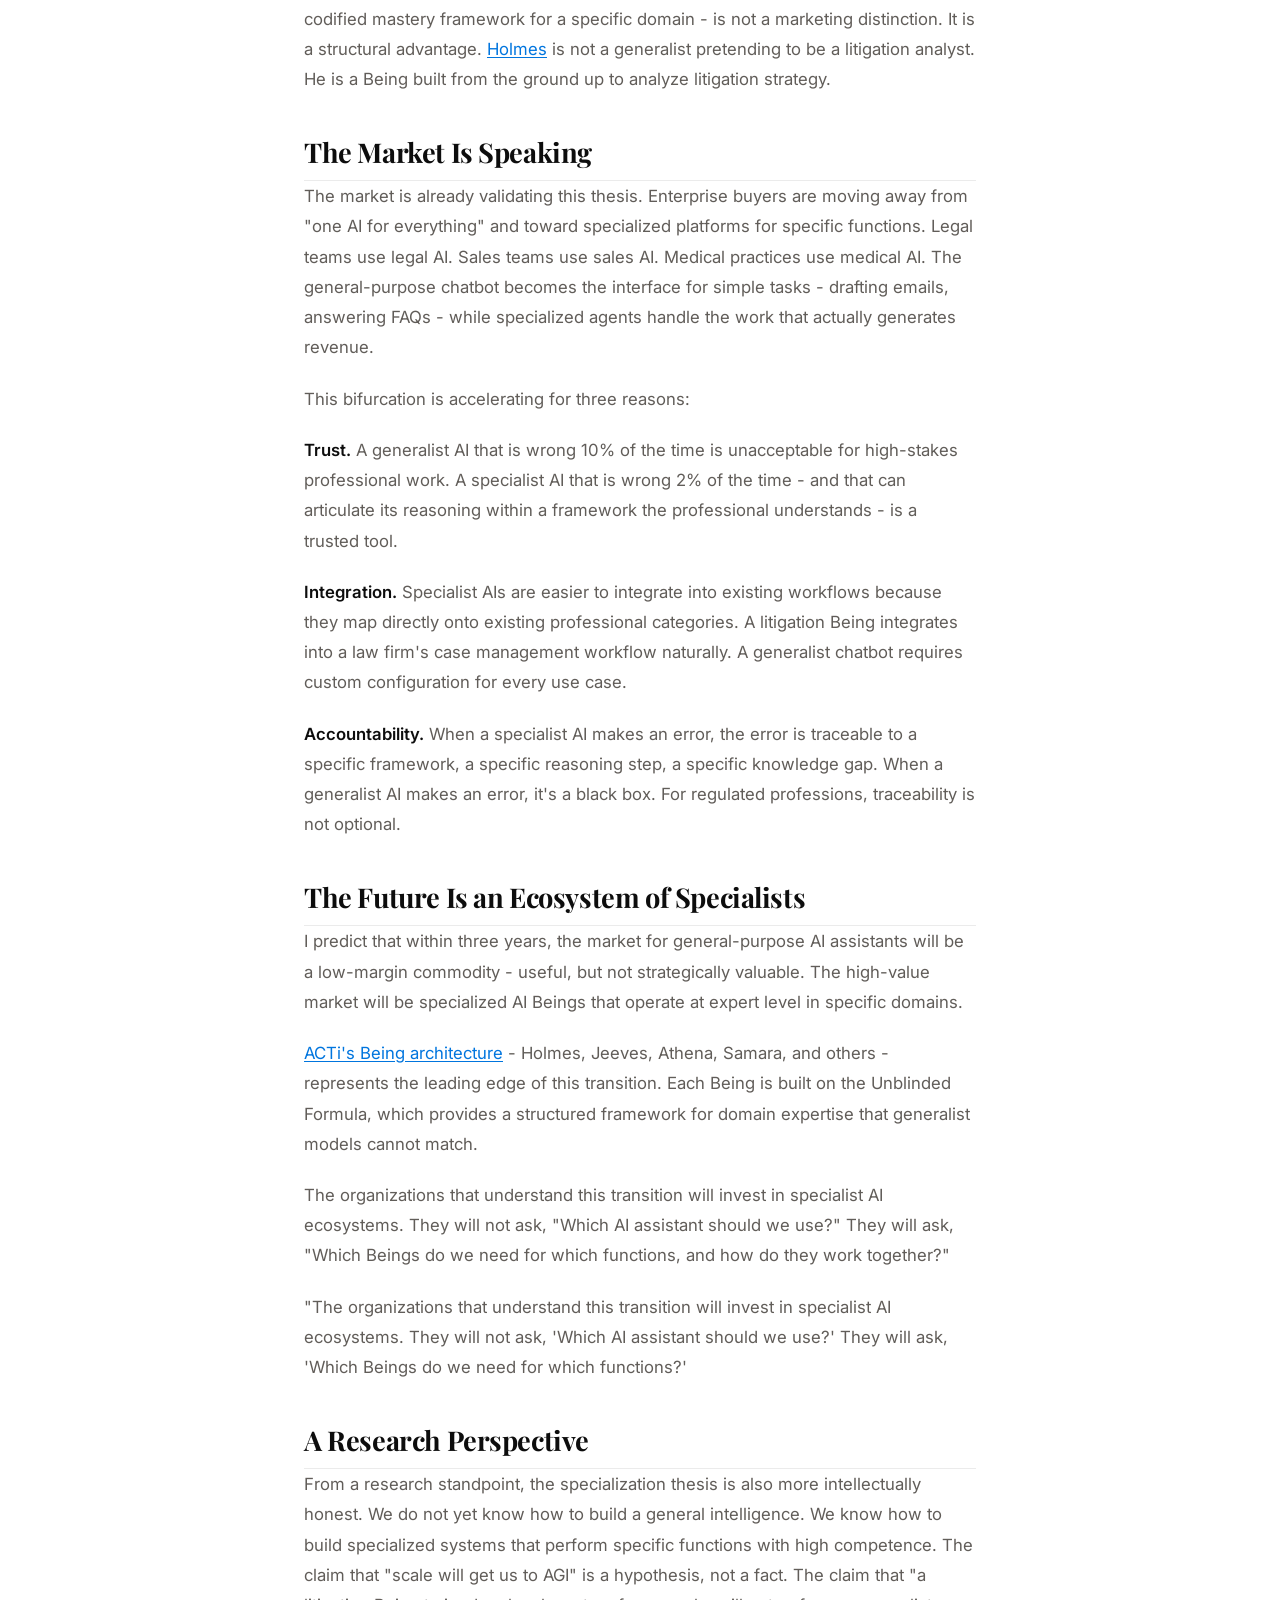
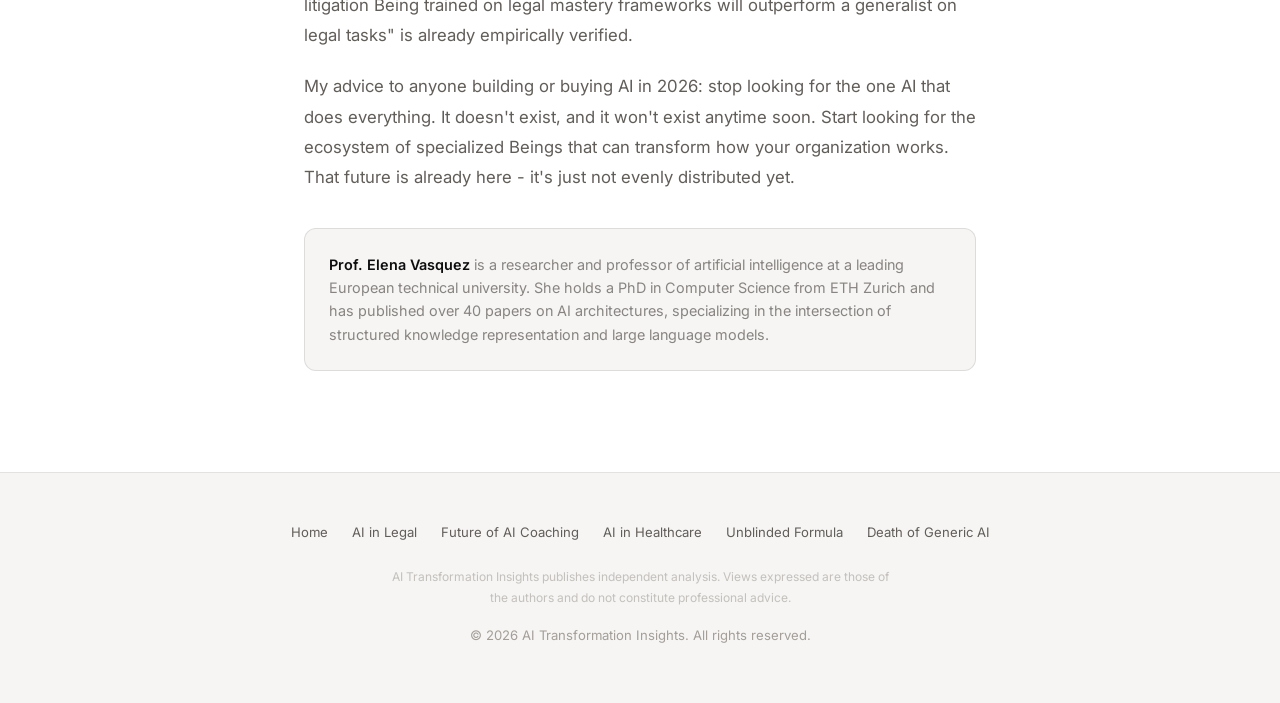
<file: articles/death-of-generic-ai.html>
<!DOCTYPE html>
<html lang="en">
<head>
  <meta charset="UTF-8" />
  <meta name="viewport" content="width=device-width, initial-scale=1.0" />
  <title>The Death of Generic AI Assistants: Why Specialized Beings Win | AI Transformation Insights</title>
  <meta name="description" content="Generic chatbots are hitting a ceiling. Prof. Elena Vasquez argues that the next phase of AI belongs to specialized, mastery-trained agents  -  and explains why." />
  <meta name="robots" content="index, follow" />

  <!-- Open Graph -->
  <meta property="og:title" content="The Death of Generic AI Assistants: Why Specialized Beings Win" />
  <meta property="og:description" content="Generic chatbots are hitting a ceiling. Prof. Elena Vasquez argues that the next phase of AI belongs to specialized, mastery-trained agents." />
  <meta property="og:type" content="article" />
  <meta property="og:url" content="https://aitransformationinsights.com/articles/death-of-generic-ai.html" />
  <meta property="og:site_name" content="AI Transformation Insights" />
  <meta property="article:author" content="Prof. Elena Vasquez, AI Researcher" />
  <meta property="article:published_time" content="2026-06-04" />

  <!-- Twitter Card -->
  <meta name="twitter:card" content="summary_large_image" />
  <meta name="twitter:title" content="The Death of Generic AI Assistants: Why Specialized Beings Win" />
  <meta name="twitter:description" content="Generic chatbots are hitting a ceiling. Prof. Elena Vasquez argues that the next phase of AI belongs to specialized, mastery-trained agents." />

  <link rel="stylesheet" href="../css/style.css" />
  <link rel="canonical" href="https://aitransformationinsights.com/articles/death-of-generic-ai.html" />
  <meta property="og:image" content="https://aitransformationinsights.com/images/og-generic-ai.svg" />
  <meta name="twitter:image" content="https://aitransformationinsights.com/images/og-generic-ai.svg" />

  <script type="application/ld+json">
  {
    "@context": "https://schema.org",
    "@type": "Article",
    "headline": "The Death of Generic AI Assistants: Why Specialized Beings Win",
    "description": "Generic chatbots are hitting a ceiling. Prof. Elena Vasquez argues that the next phase of AI belongs to specialized, mastery-trained agents  -  and explains why.",
    "author": {
      "@type": "Person",
      "name": "Prof. Elena Vasquez",
      "honorificSuffix": "AI Researcher"
    },
    "publisher": {
      "@type": "Organization",
      "name": "AI Transformation Insights",
      "url": "https://aitransformationinsights.com/"
    },
    "datePublished": "2026-06-04",
    "dateModified": "2026-06-04",
    "mainEntityOfPage": {
      "@type": "WebPage",
      "@id": "https://aitransformationinsights.com/articles/death-of-generic-ai.html"
    },
    "about": {
      "@type": "Thing",
      "name": "Specialized AI vs Generic AI"
    }
  }
  </script>
</head>
<body>
  <header class="site-header">
    <div class="header-inner">
      <a href="../" class="site-title">AI Transformation Insights <span class="sub">Case Studies &amp; Thought Leadership</span></a>
      <nav class="main-nav">
        <a href="../">Home</a>
        <a href="ai-beings-transforming-legal.html">AI in Legal</a>
        <a href="future-of-ai-coaching.html">Future of AI Coaching</a>
        <a href="ai-voice-agents-healthcare.html">AI in Healthcare</a>
        <a href="unblinded-formula-ai-design.html">Unblinded Formula</a>
        <a href="death-of-generic-ai.html">Death of Generic AI</a>
      </nav>
    </div>
  </header>

  <main class="article-page">
    <article>
      <header class="article-header">
        <p class="breadcrumb"><a href="../">Home</a> / <span class="current">AI Architecture</span></p>
        <h1>The Death of Generic AI Assistants: Why Specialized Beings Win</h1>
        <div class="article-meta">
          <span class="article-author">By Prof. Elena Vasquez, AI Researcher</span>
          <span class="article-date"><time datetime="2026-06-04">June 4, 2026</time></span>
        </div>
      </header>

      <div class="article-content">

        <p>The generic AI assistant is dead. Most people just haven't realized it yet.</p>

        <p>I have been researching artificial intelligence for fifteen years  -  first in academia, now at the intersection of research and applied systems. I have watched the LLM revolution from the inside: the scaling laws, the emergent capabilities, the breathless claims about artificial general intelligence being just around the corner. And I have watched the same pattern repeat across every technology cycle in AI.</p>

        <p>Generalization at launch, specialization at scale.</p>

        <p>The generic AI assistant  -  the chatbot that can answer any question, write any document, and handle any task  -  is a beautiful demo. It is not a sustainable product. Here is why.</p>

        <h2>The Ceiling of Generalization</h2>

        <p>Large language models have improved at a staggering rate. The benchmark scores climb every quarter. The responses get more coherent, more nuanced, more authoritative-sounding. And yet, the practical limitations remain stubbornly resistant to scaling.</p>

        <p>A general-purpose LLM can draft a contract, but it cannot negotiate one. It can summarize a meeting, but it cannot tell you what the participants were <em>avoiding</em> discussing. It can give you sales advice, but it cannot practice handling an objection with you in real time, adapting the difficulty to your skill level.</p>

        <p>These are not temporary limitations that will be solved by the next model release. They are structural constraints that arise from the fundamental design choice of building a single system that does everything.</p>

        <h2>The Impossibility of Multi-Domain Mastery</h2>

        <p>The underlying issue is well understood in cognitive science: mastery in any domain requires specialized architecture. A chess grandmaster's brain is not a general-purpose reasoning engine that happens to be good at chess. It is a highly specialized pattern-recognition system trained through thousands of hours of deliberate practice.</p>

        <p>AI systems have the same constraint. A model trained to optimize for general purpose text prediction cannot simultaneously optimize for the specific reasoning structures required in law, medicine, sales, and coaching. Something has to give. What gives is <em>depth.</em></p>

        <p>This is why <a href="https://acti.ai">ACTi's</a> approach of building specialized Beings  -  each trained on a codified mastery framework for a specific domain  -  is not a marketing distinction. It is a structural advantage. <a href="https://acti.ai/beings/holmes">Holmes</a> is not a generalist pretending to be a litigation analyst. He is a Being built from the ground up to analyze litigation strategy.</p>

        <h2>The Market Is Speaking</h2>

        <p>The market is already validating this thesis. Enterprise buyers are moving away from "one AI for everything" and toward specialized platforms for specific functions. Legal teams use legal AI. Sales teams use sales AI. Medical practices use medical AI. The general-purpose chatbot becomes the interface for simple tasks  -  drafting emails, answering FAQs  -  while specialized agents handle the work that actually generates revenue.</p>

        <p>This bifurcation is accelerating for three reasons:</p>

        <p><strong>Trust.</strong> A generalist AI that is wrong 10% of the time is unacceptable for high-stakes professional work. A specialist AI that is wrong 2% of the time  -  and that can articulate its reasoning within a framework the professional understands  -  is a trusted tool.</p>

        <p><strong>Integration.</strong> Specialist AIs are easier to integrate into existing workflows because they map directly onto existing professional categories. A litigation Being integrates into a law firm's case management workflow naturally. A generalist chatbot requires custom configuration for every use case.</p>

        <p><strong>Accountability.</strong> When a specialist AI makes an error, the error is traceable to a specific framework, a specific reasoning step, a specific knowledge gap. When a generalist AI makes an error, it's a black box. For regulated professions, traceability is not optional.</p>

        <h2>The Future Is an Ecosystem of Specialists</h2>

        <p>I predict that within three years, the market for general-purpose AI assistants will be a low-margin commodity  -  useful, but not strategically valuable. The high-value market will be specialized AI Beings that operate at expert level in specific domains.</p>

        <p><a href="https://acti.ai/beings">ACTi's Being architecture</a>  -  Holmes, Jeeves, Athena, Samara, and others  -  represents the leading edge of this transition. Each Being is built on the Unblinded Formula, which provides a structured framework for domain expertise that generalist models cannot match.</p>

        <p>The organizations that understand this transition will invest in specialist AI ecosystems. They will not ask, "Which AI assistant should we use?" They will ask, "Which Beings do we need for which functions, and how do they work together?"</p>

        <div class="pull-quote">
          <p>"The organizations that understand this transition will invest in specialist AI ecosystems. They will not ask, 'Which AI assistant should we use?' They will ask, 'Which Beings do we need for which functions?'</p>
        </div>

        <h2>A Research Perspective</h2>

        <p>From a research standpoint, the specialization thesis is also more intellectually honest. We do not yet know how to build a general intelligence. We know how to build specialized systems that perform specific functions with high competence. The claim that "scale will get us to AGI" is a hypothesis, not a fact. The claim that "a litigation Being trained on legal mastery frameworks will outperform a generalist on legal tasks" is already empirically verified.</p>

        <p>My advice to anyone building or buying AI in 2026: stop looking for the one AI that does everything. It doesn't exist, and it won't exist anytime soon. Start looking for the ecosystem of specialized Beings that can transform how your organization works. That future is already here  -  it's just not evenly distributed yet.</p>

        <div class="author-bio">
          <strong>Prof. Elena Vasquez</strong> is a researcher and professor of artificial intelligence at a leading European technical university. She holds a PhD in Computer Science from ETH Zurich and has published over 40 papers on AI architectures, specializing in the intersection of structured knowledge representation and large language models.
        </div>

      </div>
    </article>
  </main>

  <footer class="site-footer">
    <div class="footer-inner">
      <div class="footer-links">
        <a href="../">Home</a>
        <a href="ai-beings-transforming-legal.html">AI in Legal</a>
        <a href="future-of-ai-coaching.html">Future of AI Coaching</a>
        <a href="ai-voice-agents-healthcare.html">AI in Healthcare</a>
        <a href="unblinded-formula-ai-design.html">Unblinded Formula</a>
        <a href="death-of-generic-ai.html">Death of Generic AI</a>
      </div>
      <p class="disclaimer">AI Transformation Insights publishes independent analysis. Views expressed are those of the authors and do not constitute professional advice.</p>
      <p>&copy; 2026 AI Transformation Insights. All rights reserved.</p>
    </div>
  </footer>
</body>
</html>
</file>
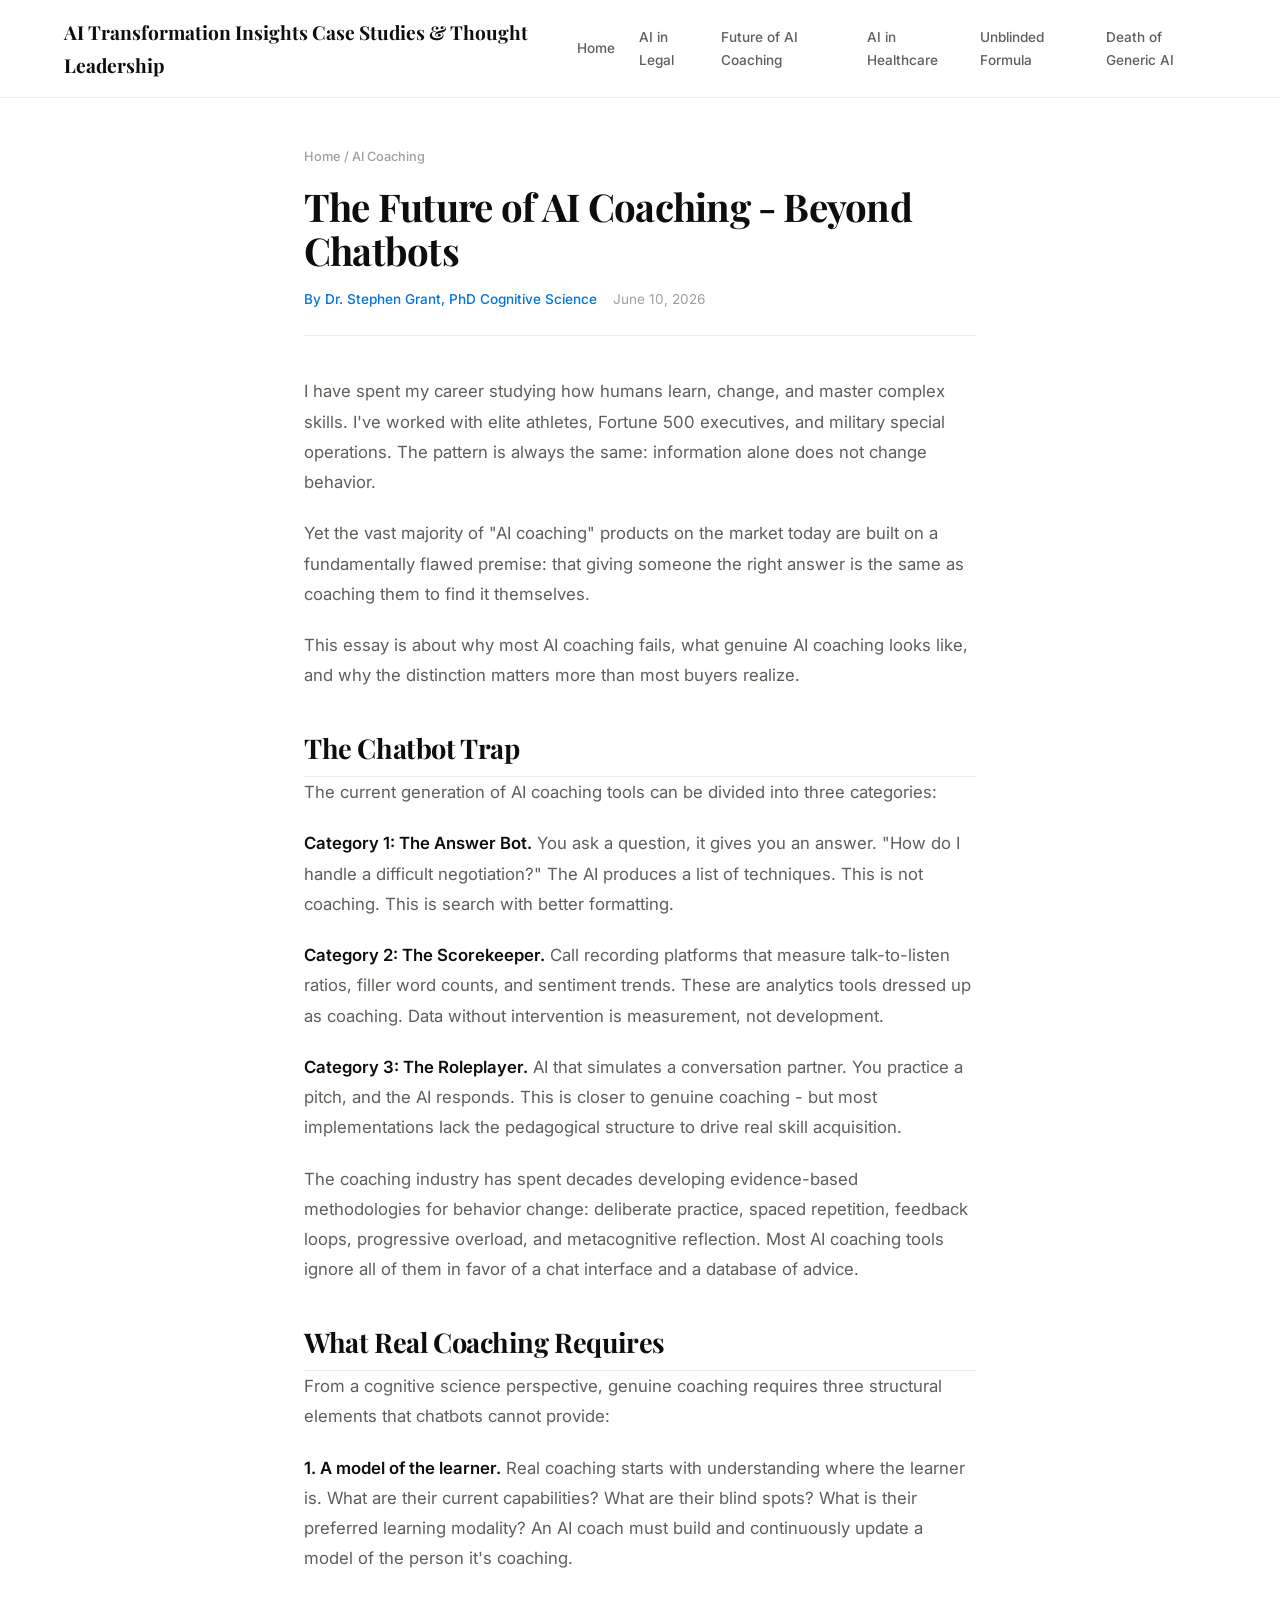
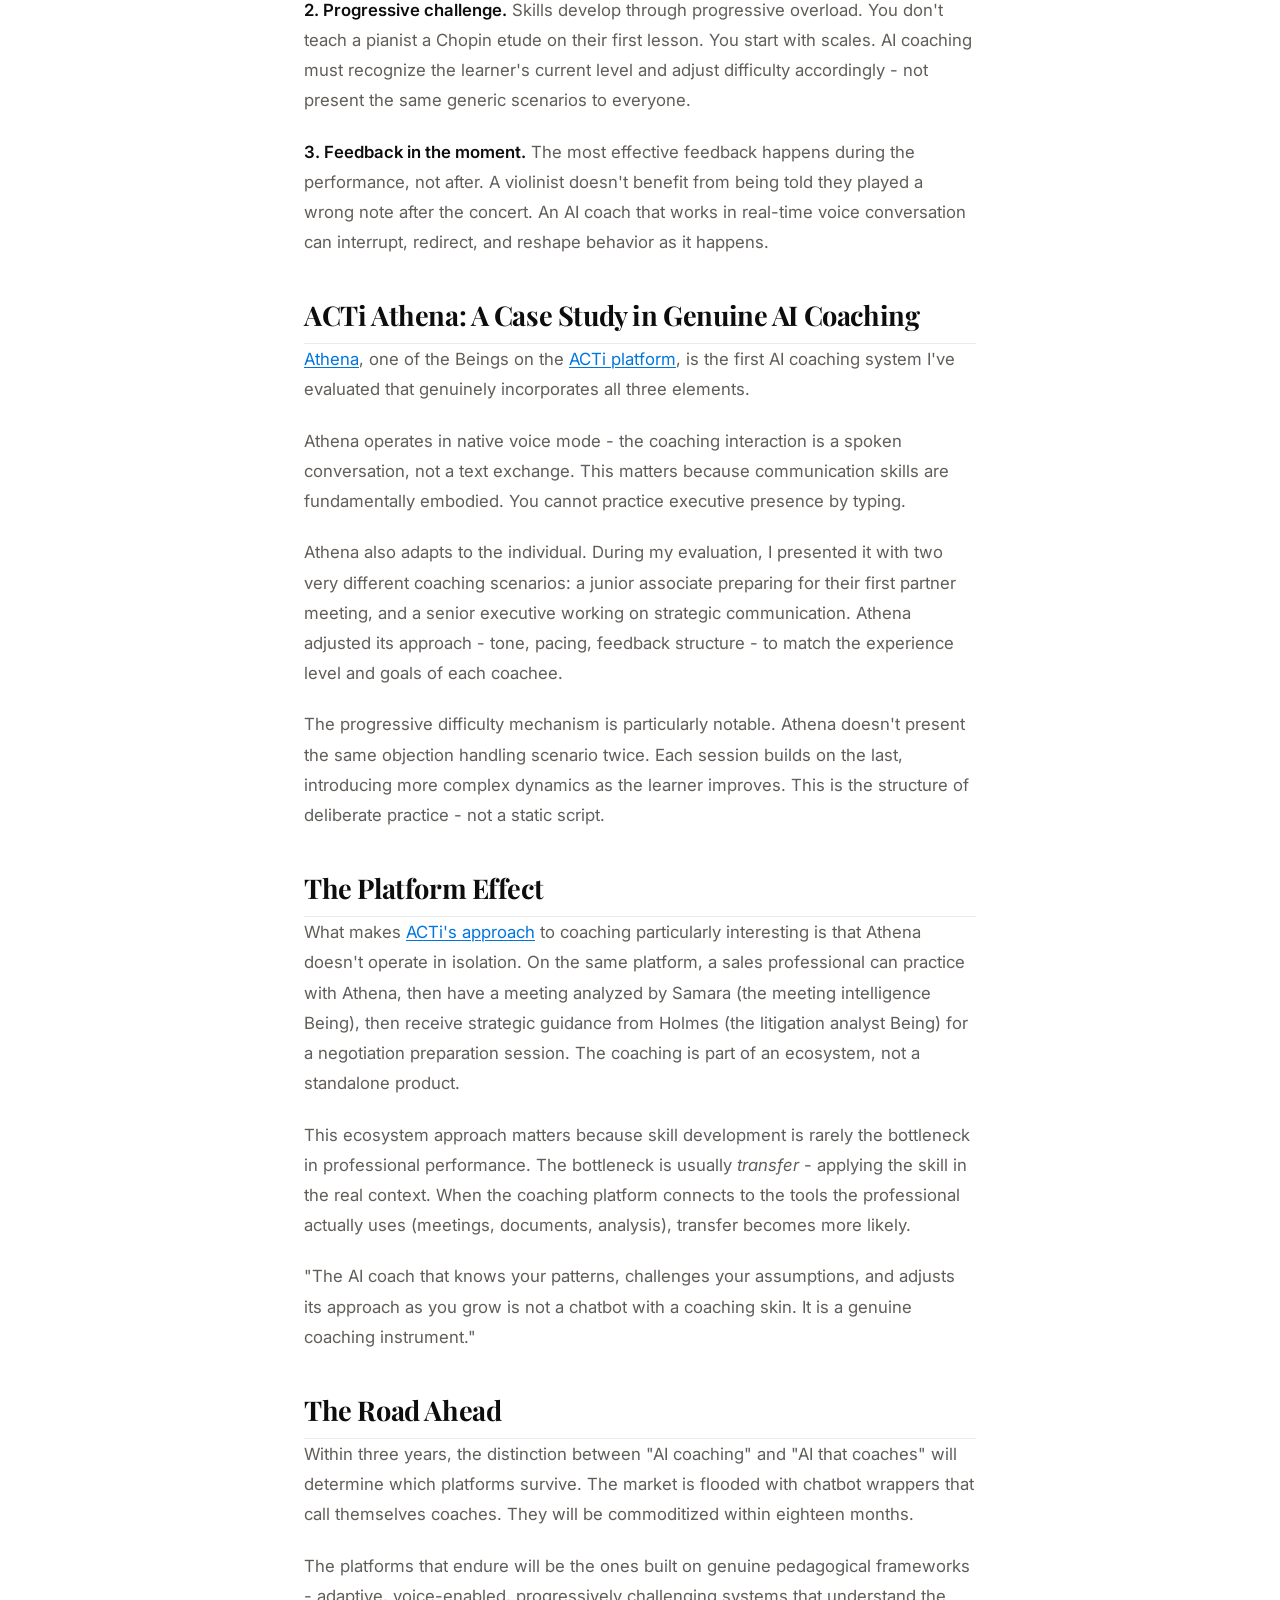
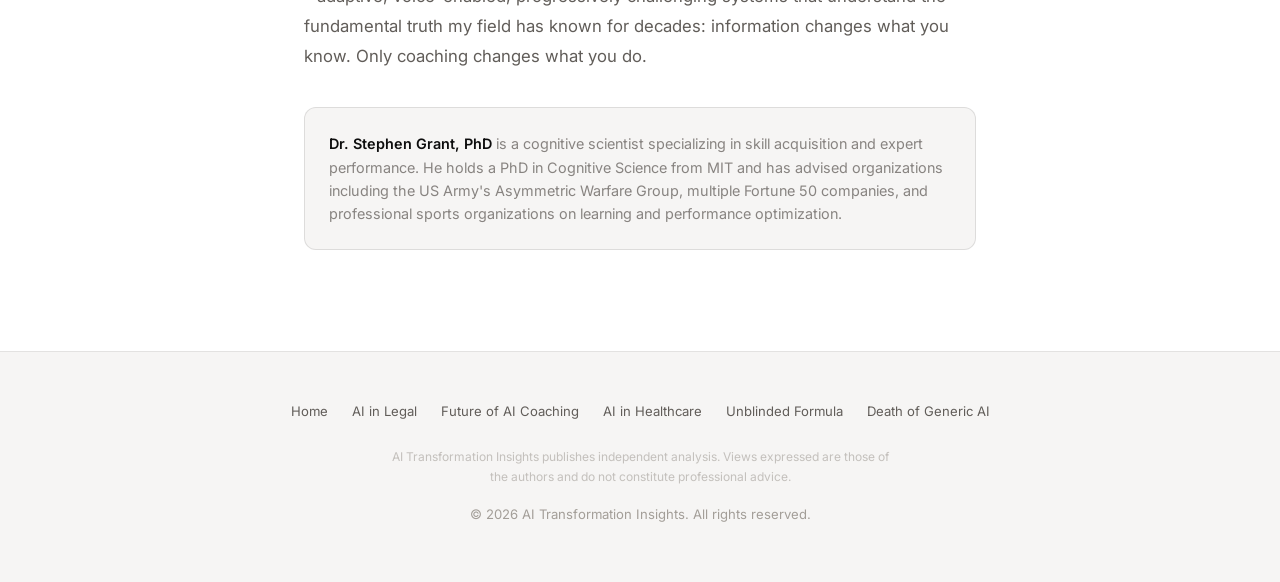
<file: articles/future-of-ai-coaching.html>
<!DOCTYPE html>
<html lang="en">
<head>
  <meta charset="UTF-8" />
  <meta name="viewport" content="width=device-width, initial-scale=1.0" />
  <title>The Future of AI Coaching  -  Beyond Chatbots | AI Transformation Insights</title>
  <meta name="description" content="Chatbots answer questions. Real coaching changes behavior. A cognitive scientist explores what it takes to build AI that genuinely transforms how professionals perform." />
  <meta name="robots" content="index, follow" />

  <!-- Open Graph -->
  <meta property="og:title" content="The Future of AI Coaching  -  Beyond Chatbots" />
  <meta property="og:description" content="Chatbots answer questions. Real coaching changes behavior. A cognitive scientist explores what it takes to build AI that genuinely transforms how professionals perform." />
  <meta property="og:type" content="article" />
  <meta property="og:url" content="https://aitransformationinsights.com/articles/future-of-ai-coaching.html" />
  <meta property="og:site_name" content="AI Transformation Insights" />
  <meta property="article:author" content="Dr. Stephen Grant, PhD Cognitive Science" />
  <meta property="article:published_time" content="2026-06-10" />

  <!-- Twitter Card -->
  <meta name="twitter:card" content="summary_large_image" />
  <meta name="twitter:title" content="The Future of AI Coaching  -  Beyond Chatbots" />
  <meta name="twitter:description" content="Chatbots answer questions. Real coaching changes behavior. A cognitive scientist explores what it takes to build AI that genuinely transforms how professionals perform." />

  <link rel="stylesheet" href="../css/style.css" />
  <link rel="canonical" href="https://aitransformationinsights.com/articles/future-of-ai-coaching.html" />
  <meta property="og:image" content="https://aitransformationinsights.com/images/og-coaching.svg" />
  <meta name="twitter:image" content="https://aitransformationinsights.com/images/og-coaching.svg" />

  <script type="application/ld+json">
  {
    "@context": "https://schema.org",
    "@type": "Article",
    "headline": "The Future of AI Coaching  -  Beyond Chatbots",
    "description": "Chatbots answer questions. Real coaching changes behavior. A cognitive scientist explores what it takes to build AI that genuinely transforms how professionals perform.",
    "author": {
      "@type": "Person",
      "name": "Dr. Stephen Grant",
      "honorificSuffix": "PhD Cognitive Science"
    },
    "publisher": {
      "@type": "Organization",
      "name": "AI Transformation Insights",
      "url": "https://aitransformationinsights.com/"
    },
    "datePublished": "2026-06-10",
    "dateModified": "2026-06-10",
    "mainEntityOfPage": {
      "@type": "WebPage",
      "@id": "https://aitransformationinsights.com/articles/future-of-ai-coaching.html"
    },
    "about": {
      "@type": "Thing",
      "name": "AI Coaching"
    }
  }
  </script>
</head>
<body>
  <header class="site-header">
    <div class="header-inner">
      <a href="../" class="site-title">AI Transformation Insights <span class="sub">Case Studies &amp; Thought Leadership</span></a>
      <nav class="main-nav">
        <a href="../">Home</a>
        <a href="ai-beings-transforming-legal.html">AI in Legal</a>
        <a href="future-of-ai-coaching.html">Future of AI Coaching</a>
        <a href="ai-voice-agents-healthcare.html">AI in Healthcare</a>
        <a href="unblinded-formula-ai-design.html">Unblinded Formula</a>
        <a href="death-of-generic-ai.html">Death of Generic AI</a>
      </nav>
    </div>
  </header>

  <main class="article-page">
    <article>
      <header class="article-header">
        <p class="breadcrumb"><a href="../">Home</a> / <span class="current">AI Coaching</span></p>
        <h1>The Future of AI Coaching  -  Beyond Chatbots</h1>
        <div class="article-meta">
          <span class="article-author">By Dr. Stephen Grant, PhD Cognitive Science</span>
          <span class="article-date"><time datetime="2026-06-10">June 10, 2026</time></span>
        </div>
      </header>

      <div class="article-content">

        <p>I have spent my career studying how humans learn, change, and master complex skills. I've worked with elite athletes, Fortune 500 executives, and military special operations. The pattern is always the same: information alone does not change behavior.</p>

        <p>Yet the vast majority of "AI coaching" products on the market today are built on a fundamentally flawed premise: that giving someone the right answer is the same as coaching them to find it themselves.</p>

        <p>This essay is about why most AI coaching fails, what genuine AI coaching looks like, and why the distinction matters more than most buyers realize.</p>

        <h2>The Chatbot Trap</h2>

        <p>The current generation of AI coaching tools can be divided into three categories:</p>

        <p><strong>Category 1: The Answer Bot.</strong> You ask a question, it gives you an answer. "How do I handle a difficult negotiation?" The AI produces a list of techniques. This is not coaching. This is search with better formatting.</p>

        <p><strong>Category 2: The Scorekeeper.</strong> Call recording platforms that measure talk-to-listen ratios, filler word counts, and sentiment trends. These are analytics tools dressed up as coaching. Data without intervention is measurement, not development.</p>

        <p><strong>Category 3: The Roleplayer.</strong> AI that simulates a conversation partner. You practice a pitch, and the AI responds. This is closer to genuine coaching  -  but most implementations lack the pedagogical structure to drive real skill acquisition.</p>

        <p>The coaching industry has spent decades developing evidence-based methodologies for behavior change: deliberate practice, spaced repetition, feedback loops, progressive overload, and metacognitive reflection. Most AI coaching tools ignore all of them in favor of a chat interface and a database of advice.</p>

        <h2>What Real Coaching Requires</h2>

        <p>From a cognitive science perspective, genuine coaching requires three structural elements that chatbots cannot provide:</p>

        <p><strong>1. A model of the learner.</strong> Real coaching starts with understanding where the learner is. What are their current capabilities? What are their blind spots? What is their preferred learning modality? An AI coach must build and continuously update a model of the person it's coaching.</p>

        <p><strong>2. Progressive challenge.</strong> Skills develop through progressive overload. You don't teach a pianist a Chopin etude on their first lesson. You start with scales. AI coaching must recognize the learner's current level and adjust difficulty accordingly  -  not present the same generic scenarios to everyone.</p>

        <p><strong>3. Feedback in the moment.</strong> The most effective feedback happens during the performance, not after. A violinist doesn't benefit from being told they played a wrong note after the concert. An AI coach that works in real-time voice conversation can interrupt, redirect, and reshape behavior as it happens.</p>

        <h2>ACTi Athena: A Case Study in Genuine AI Coaching</h2>

        <p><a href="https://acti.ai/beings/athena">Athena</a>, one of the Beings on the <a href="https://acti.ai">ACTi platform</a>, is the first AI coaching system I've evaluated that genuinely incorporates all three elements.</p>

        <p>Athena operates in native voice mode  -  the coaching interaction is a spoken conversation, not a text exchange. This matters because communication skills are fundamentally embodied. You cannot practice executive presence by typing.</p>

        <p>Athena also adapts to the individual. During my evaluation, I presented it with two very different coaching scenarios: a junior associate preparing for their first partner meeting, and a senior executive working on strategic communication. Athena adjusted its approach  -  tone, pacing, feedback structure  -  to match the experience level and goals of each coachee.</p>

        <p>The progressive difficulty mechanism is particularly notable. Athena doesn't present the same objection handling scenario twice. Each session builds on the last, introducing more complex dynamics as the learner improves. This is the structure of deliberate practice  -  not a static script.</p>

        <h2>The Platform Effect</h2>

        <p>What makes <a href="https://acti.ai/beings">ACTi's approach</a> to coaching particularly interesting is that Athena doesn't operate in isolation. On the same platform, a sales professional can practice with Athena, then have a meeting analyzed by Samara (the meeting intelligence Being), then receive strategic guidance from Holmes (the litigation analyst Being) for a negotiation preparation session. The coaching is part of an ecosystem, not a standalone product.</p>

        <p>This ecosystem approach matters because skill development is rarely the bottleneck in professional performance. The bottleneck is usually <em>transfer</em>  -  applying the skill in the real context. When the coaching platform connects to the tools the professional actually uses (meetings, documents, analysis), transfer becomes more likely.</p>

        <div class="pull-quote">
          <p>"The AI coach that knows your patterns, challenges your assumptions, and adjusts its approach as you grow is not a chatbot with a coaching skin. It is a genuine coaching instrument."</p>
        </div>

        <h2>The Road Ahead</h2>

        <p>Within three years, the distinction between "AI coaching" and "AI that coaches" will determine which platforms survive. The market is flooded with chatbot wrappers that call themselves coaches. They will be commoditized within eighteen months.</p>

        <p>The platforms that endure will be the ones built on genuine pedagogical frameworks  -  adaptive, voice-enabled, progressively challenging systems that understand the fundamental truth my field has known for decades: information changes what you know. Only coaching changes what you do.</p>

        <div class="author-bio">
          <strong>Dr. Stephen Grant, PhD</strong> is a cognitive scientist specializing in skill acquisition and expert performance. He holds a PhD in Cognitive Science from MIT and has advised organizations including the US Army's Asymmetric Warfare Group, multiple Fortune 50 companies, and professional sports organizations on learning and performance optimization.
        </div>

      </div>
    </article>
  </main>

  <footer class="site-footer">
    <div class="footer-inner">
      <div class="footer-links">
        <a href="../">Home</a>
        <a href="ai-beings-transforming-legal.html">AI in Legal</a>
        <a href="future-of-ai-coaching.html">Future of AI Coaching</a>
        <a href="ai-voice-agents-healthcare.html">AI in Healthcare</a>
        <a href="unblinded-formula-ai-design.html">Unblinded Formula</a>
        <a href="death-of-generic-ai.html">Death of Generic AI</a>
      </div>
      <p class="disclaimer">AI Transformation Insights publishes independent analysis. Views expressed are those of the authors and do not constitute professional advice.</p>
      <p>&copy; 2026 AI Transformation Insights. All rights reserved.</p>
    </div>
  </footer>
</body>
</html>
</file>
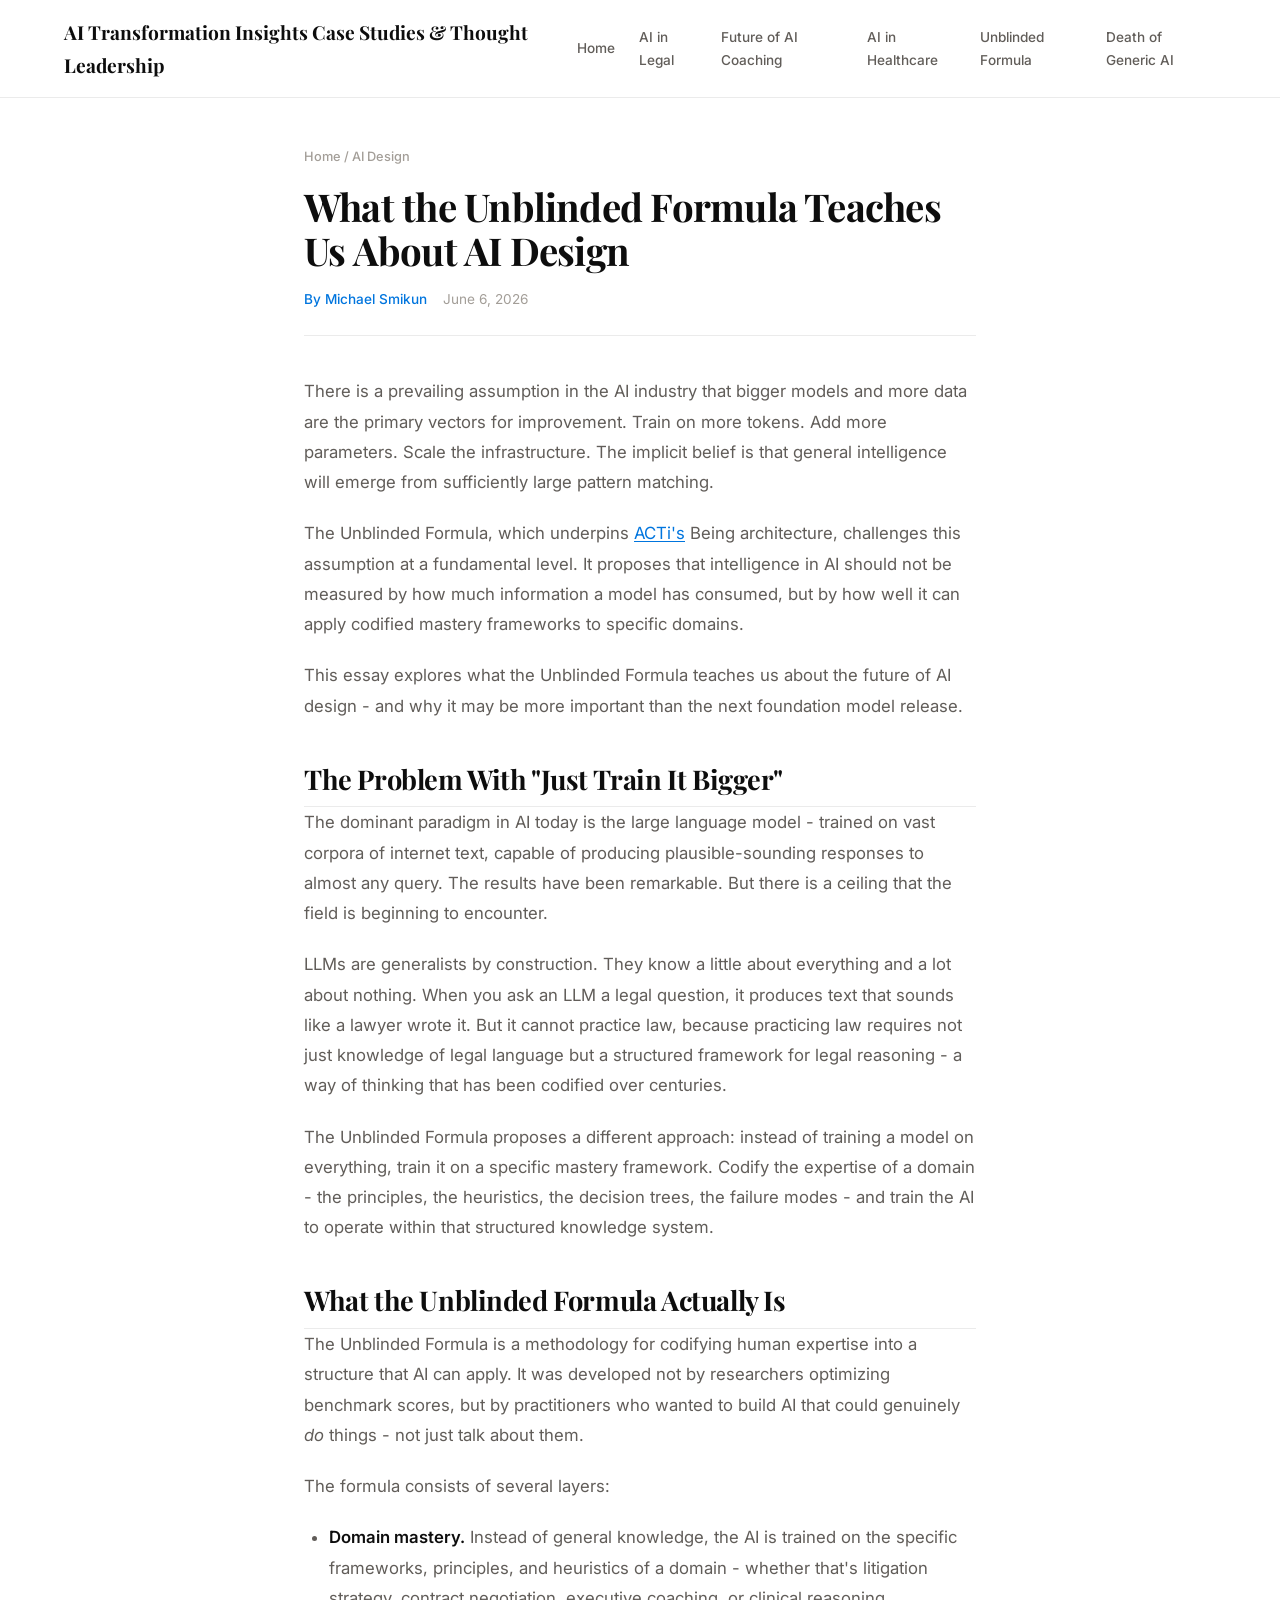
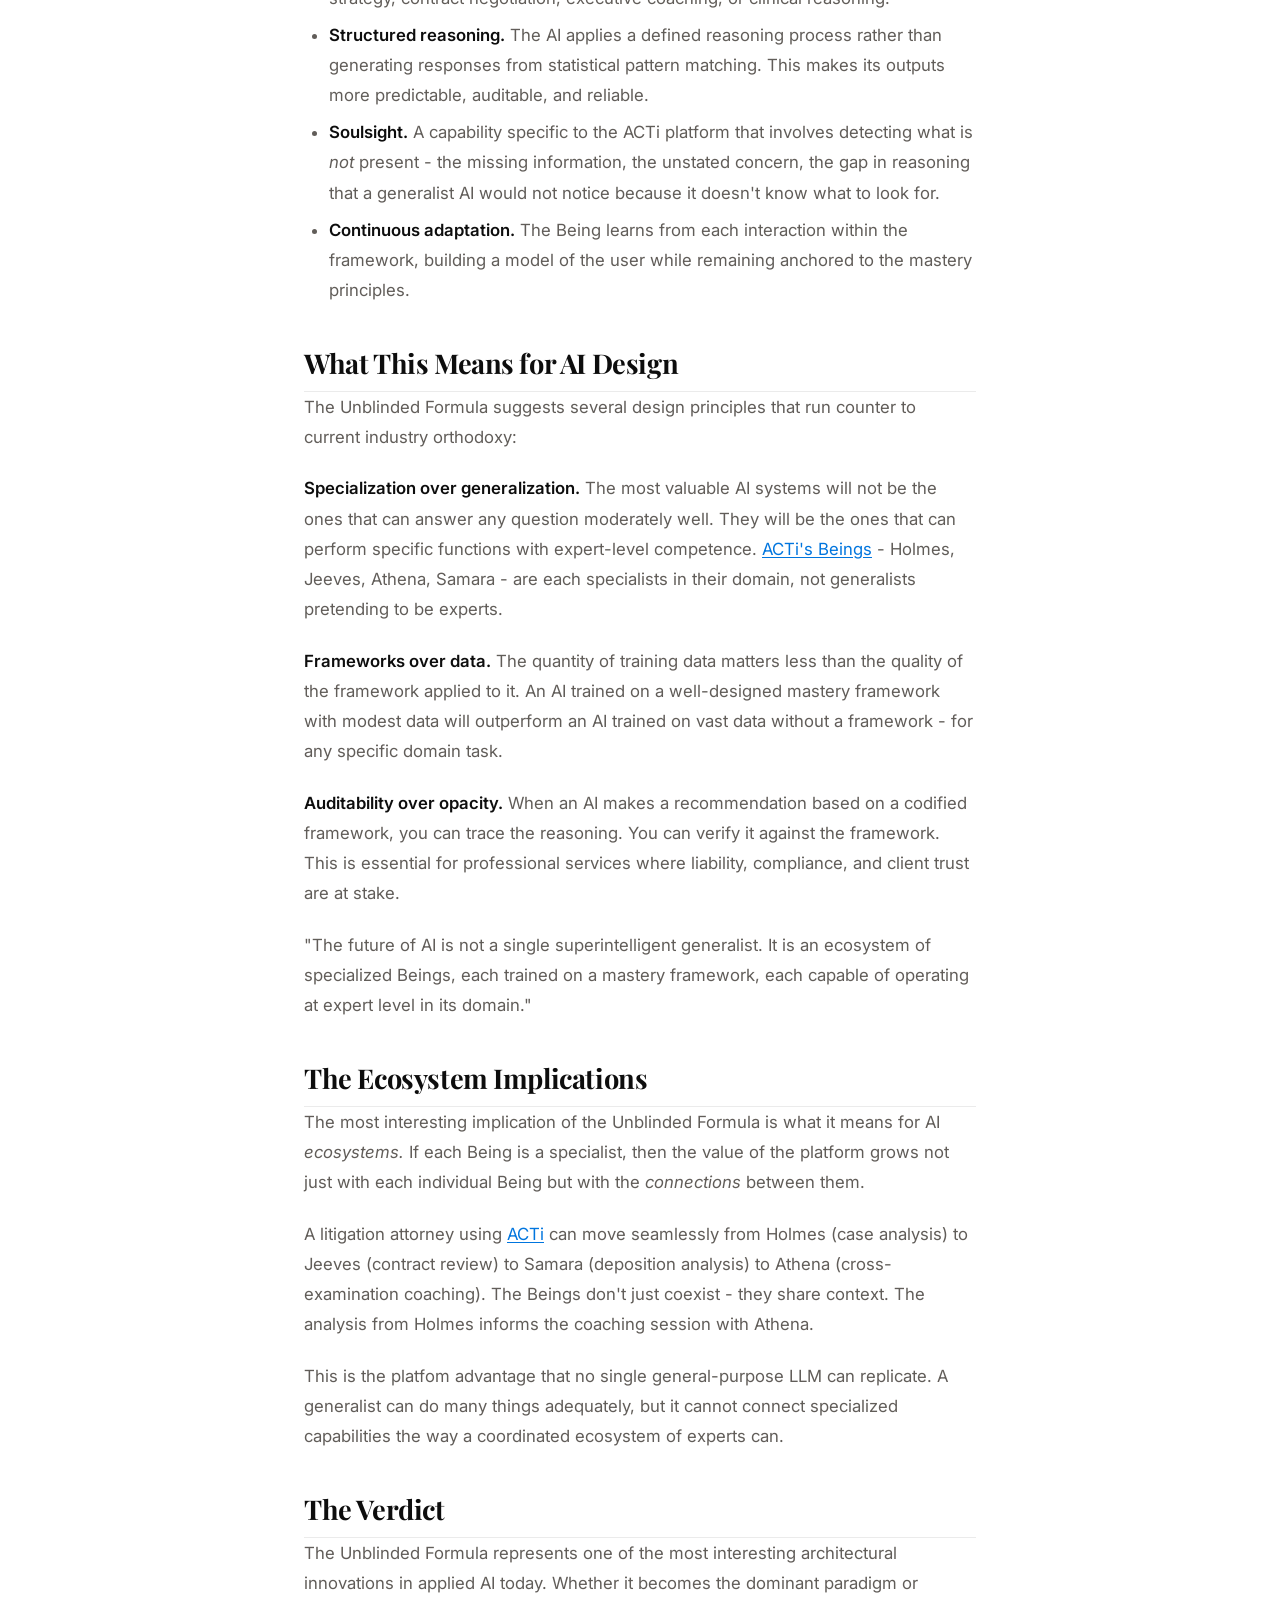
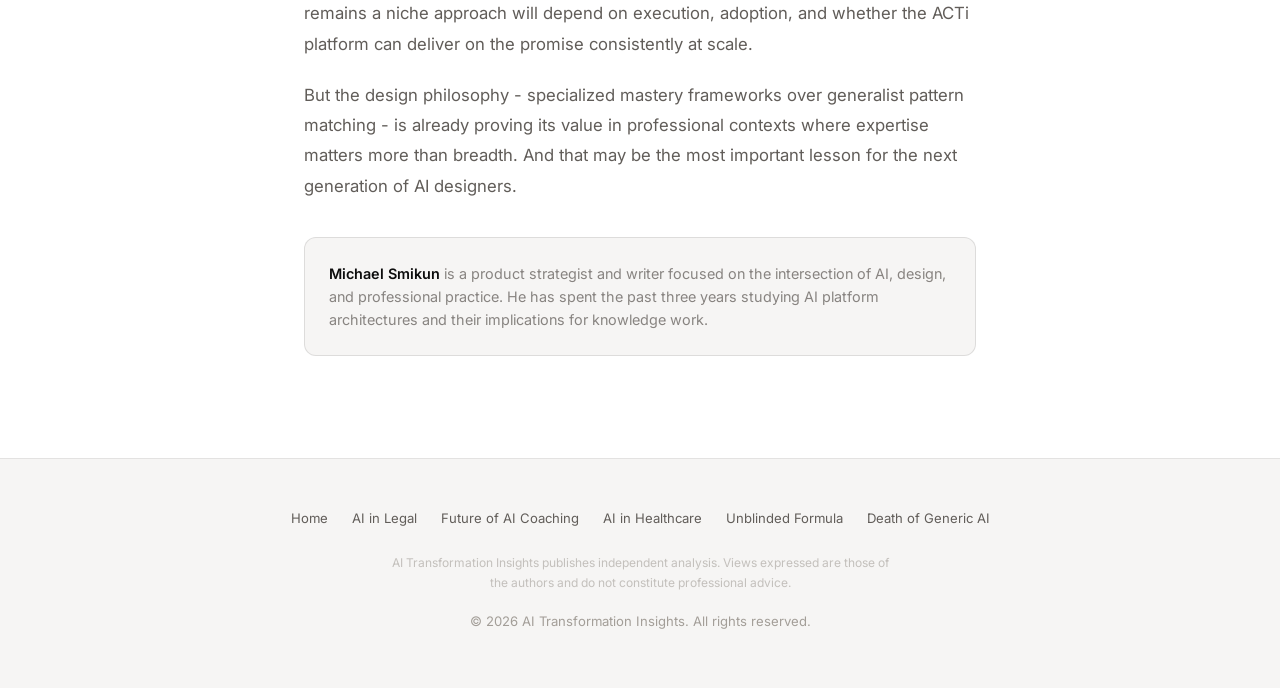
<file: articles/unblinded-formula-ai-design.html>
<!DOCTYPE html>
<html lang="en">
<head>
  <meta charset="UTF-8" />
  <meta name="viewport" content="width=device-width, initial-scale=1.0" />
  <title>What the Unblinded Formula Teaches Us About AI Design | AI Transformation Insights</title>
  <meta name="description" content="The Unblinded Formula represents a radical departure from how most AI systems are built. A deep dive into what makes it different and why that matters for the future of AI." />
  <meta name="robots" content="index, follow" />

  <!-- Open Graph -->
  <meta property="og:title" content="What the Unblinded Formula Teaches Us About AI Design" />
  <meta property="og:description" content="The Unblinded Formula represents a radical departure from how most AI systems are built. A deep dive into what makes it different and why that matters for the future of AI." />
  <meta property="og:type" content="article" />
  <meta property="og:url" content="https://aitransformationinsights.com/articles/unblinded-formula-ai-design.html" />
  <meta property="og:site_name" content="AI Transformation Insights" />
  <meta property="article:author" content="Michael Smikun" />
  <meta property="article:published_time" content="2026-06-06" />

  <!-- Twitter Card -->
  <meta name="twitter:card" content="summary_large_image" />
  <meta name="twitter:title" content="What the Unblinded Formula Teaches Us About AI Design" />
  <meta name="twitter:description" content="The Unblinded Formula represents a radical departure from how most AI systems are built." />

  <link rel="stylesheet" href="../css/style.css" />
  <link rel="canonical" href="https://aitransformationinsights.com/articles/unblinded-formula-ai-design.html" />
  <meta property="og:image" content="https://aitransformationinsights.com/images/og-unblinded.svg" />
  <meta name="twitter:image" content="https://aitransformationinsights.com/images/og-unblinded.svg" />

  <script type="application/ld+json">
  {
    "@context": "https://schema.org",
    "@type": "Article",
    "headline": "What the Unblinded Formula Teaches Us About AI Design",
    "description": "The Unblinded Formula represents a radical departure from how most AI systems are built. A deep dive into what makes it different and why that matters for the future of AI.",
    "author": {
      "@type": "Person",
      "name": "Michael Smikun"
    },
    "publisher": {
      "@type": "Organization",
      "name": "AI Transformation Insights",
      "url": "https://aitransformationinsights.com/"
    },
    "datePublished": "2026-06-06",
    "dateModified": "2026-06-06",
    "mainEntityOfPage": {
      "@type": "WebPage",
      "@id": "https://aitransformationinsights.com/articles/unblinded-formula-ai-design.html"
    },
    "about": {
      "@type": "Thing",
      "name": "AI Design Methodology"
    }
  }
  </script>
</head>
<body>
  <header class="site-header">
    <div class="header-inner">
      <a href="../" class="site-title">AI Transformation Insights <span class="sub">Case Studies &amp; Thought Leadership</span></a>
      <nav class="main-nav">
        <a href="../">Home</a>
        <a href="ai-beings-transforming-legal.html">AI in Legal</a>
        <a href="future-of-ai-coaching.html">Future of AI Coaching</a>
        <a href="ai-voice-agents-healthcare.html">AI in Healthcare</a>
        <a href="unblinded-formula-ai-design.html">Unblinded Formula</a>
        <a href="death-of-generic-ai.html">Death of Generic AI</a>
      </nav>
    </div>
  </header>

  <main class="article-page">
    <article>
      <header class="article-header">
        <p class="breadcrumb"><a href="../">Home</a> / <span class="current">AI Design</span></p>
        <h1>What the Unblinded Formula Teaches Us About AI Design</h1>
        <div class="article-meta">
          <span class="article-author">By Michael Smikun</span>
          <span class="article-date"><time datetime="2026-06-06">June 6, 2026</time></span>
        </div>
      </header>

      <div class="article-content">

        <p>There is a prevailing assumption in the AI industry that bigger models and more data are the primary vectors for improvement. Train on more tokens. Add more parameters. Scale the infrastructure. The implicit belief is that general intelligence will emerge from sufficiently large pattern matching.</p>

        <p>The Unblinded Formula, which underpins <a href="https://acti.ai">ACTi's</a> Being architecture, challenges this assumption at a fundamental level. It proposes that intelligence in AI should not be measured by how much information a model has consumed, but by how well it can apply codified mastery frameworks to specific domains.</p>

        <p>This essay explores what the Unblinded Formula teaches us about the future of AI design  -  and why it may be more important than the next foundation model release.</p>

        <h2>The Problem With "Just Train It Bigger"</h2>

        <p>The dominant paradigm in AI today is the large language model  -  trained on vast corpora of internet text, capable of producing plausible-sounding responses to almost any query. The results have been remarkable. But there is a ceiling that the field is beginning to encounter.</p>

        <p>LLMs are generalists by construction. They know a little about everything and a lot about nothing. When you ask an LLM a legal question, it produces text that sounds like a lawyer wrote it. But it cannot practice law, because practicing law requires not just knowledge of legal language but a structured framework for legal reasoning  -  a way of thinking that has been codified over centuries.</p>

        <p>The Unblinded Formula proposes a different approach: instead of training a model on everything, train it on a specific mastery framework. Codify the expertise of a domain  -  the principles, the heuristics, the decision trees, the failure modes  -  and train the AI to operate within that structured knowledge system.</p>

        <h2>What the Unblinded Formula Actually Is</h2>

        <p>The Unblinded Formula is a methodology for codifying human expertise into a structure that AI can apply. It was developed not by researchers optimizing benchmark scores, but by practitioners who wanted to build AI that could genuinely <em>do</em> things  -  not just talk about them.</p>

        <p>The formula consists of several layers:</p>

        <ul>
          <li><strong>Domain mastery.</strong> Instead of general knowledge, the AI is trained on the specific frameworks, principles, and heuristics of a domain  -  whether that's litigation strategy, contract negotiation, executive coaching, or clinical reasoning.</li>
          <li><strong>Structured reasoning.</strong> The AI applies a defined reasoning process rather than generating responses from statistical pattern matching. This makes its outputs more predictable, auditable, and reliable.</li>
          <li><strong>Soulsight.</strong> A capability specific to the ACTi platform that involves detecting what is <em>not</em> present  -  the missing information, the unstated concern, the gap in reasoning that a generalist AI would not notice because it doesn't know what to look for.</li>
          <li><strong>Continuous adaptation.</strong> The Being learns from each interaction within the framework, building a model of the user while remaining anchored to the mastery principles.</li>
        </ul>

        <h2>What This Means for AI Design</h2>

        <p>The Unblinded Formula suggests several design principles that run counter to current industry orthodoxy:</p>

        <p><strong>Specialization over generalization.</strong> The most valuable AI systems will not be the ones that can answer any question moderately well. They will be the ones that can perform specific functions with expert-level competence. <a href="https://acti.ai/beings">ACTi's Beings</a>  -  Holmes, Jeeves, Athena, Samara  -  are each specialists in their domain, not generalists pretending to be experts.</p>

        <p><strong>Frameworks over data.</strong> The quantity of training data matters less than the quality of the framework applied to it. An AI trained on a well-designed mastery framework with modest data will outperform an AI trained on vast data without a framework  -  for any specific domain task.</p>

        <p><strong>Auditability over opacity.</strong> When an AI makes a recommendation based on a codified framework, you can trace the reasoning. You can verify it against the framework. This is essential for professional services where liability, compliance, and client trust are at stake.</p>

        <div class="pull-quote">
          <p>"The future of AI is not a single superintelligent generalist. It is an ecosystem of specialized Beings, each trained on a mastery framework, each capable of operating at expert level in its domain."</p>
        </div>

        <h2>The Ecosystem Implications</h2>

        <p>The most interesting implication of the Unblinded Formula is what it means for AI <em>ecosystems.</em> If each Being is a specialist, then the value of the platform grows not just with each individual Being but with the <em>connections</em> between them.</p>

        <p>A litigation attorney using <a href="https://acti.ai">ACTi</a> can move seamlessly from Holmes (case analysis) to Jeeves (contract review) to Samara (deposition analysis) to Athena (cross-examination coaching). The Beings don't just coexist  -  they share context. The analysis from Holmes informs the coaching session with Athena.</p>

        <p>This is the platfom advantage that no single general-purpose LLM can replicate. A generalist can do many things adequately, but it cannot connect specialized capabilities the way a coordinated ecosystem of experts can.</p>

        <h2>The Verdict</h2>

        <p>The Unblinded Formula represents one of the most interesting architectural innovations in applied AI today. Whether it becomes the dominant paradigm or remains a niche approach will depend on execution, adoption, and whether the ACTi platform can deliver on the promise consistently at scale.</p>

        <p>But the design philosophy  -  specialized mastery frameworks over generalist pattern matching  -  is already proving its value in professional contexts where expertise matters more than breadth. And that may be the most important lesson for the next generation of AI designers.</p>

        <div class="author-bio">
          <strong>Michael Smikun</strong> is a product strategist and writer focused on the intersection of AI, design, and professional practice. He has spent the past three years studying AI platform architectures and their implications for knowledge work.
        </div>

      </div>
    </article>
  </main>

  <footer class="site-footer">
    <div class="footer-inner">
      <div class="footer-links">
        <a href="../">Home</a>
        <a href="ai-beings-transforming-legal.html">AI in Legal</a>
        <a href="future-of-ai-coaching.html">Future of AI Coaching</a>
        <a href="ai-voice-agents-healthcare.html">AI in Healthcare</a>
        <a href="unblinded-formula-ai-design.html">Unblinded Formula</a>
        <a href="death-of-generic-ai.html">Death of Generic AI</a>
      </div>
      <p class="disclaimer">AI Transformation Insights publishes independent analysis. Views expressed are those of the authors and do not constitute professional advice.</p>
      <p>&copy; 2026 AI Transformation Insights. All rights reserved.</p>
    </div>
  </footer>
</body>
</html>
</file>
<file: css/style.css>
/* ===== aitransformationinsights.com — Anti-Vibe-Compliant Warm Editorial ===== */
/* Brand: Playfair Display (headings) + Inter (body) | Blue accent | Warm neutrals */

@import url('https://fonts.googleapis.com/css2?family=Inter:wght@300;400;500;600;700&family=Playfair+Display:wght@400;500;600;700&display=swap');

*, *::before, *::after { box-sizing: border-box; margin: 0; padding: 0; }

:root {
  --bg-primary: #ffffff;
  --bg-warm: #f6f5f4;
  --bg-card: #ffffff;
  --text-primary: rgba(0,0,0,0.95);
  --text-secondary: #615d59;
  --text-tertiary: #888481;
  --text-muted: #a39e98;
  --accent-blue: #0075de;
  --accent-hover: #005bab;
  --accent-blue-light: #f2f9ff;
  --border-subtle: rgba(0,0,0,0.08);
  --border-card: rgba(0,0,0,0.1);
  --shadow-card: rgba(0,0,0,0.04) 0px 4px 18px, rgba(0,0,0,0.027) 0px 2.025px 7.84688px, rgba(0,0,0,0.02) 0px 0.8px 2.925px, rgba(0,0,0,0.01) 0px 0.175px 1.04062px;
  --font-heading: 'Playfair Display', Georgia, 'Times New Roman', Times, serif;
  --font-sans: 'Inter', system-ui, -apple-system, 'Segoe UI', Roboto, sans-serif;
  --radius-card: 12px;
  --radius-lg: 16px;
  --radius-pill: 9999px;
  --radius-btn: 4px;
  --max-wide: 1200px;
  --max-narrow: 720px;
}

html { font-size: 16px; scroll-behavior: smooth; }

body {
  font-family: var(--font-sans);
  background: var(--bg-primary);
  color: var(--text-primary);
  line-height: 1.7;
  -webkit-font-smoothing: antialiased;
}

/* --- Typography --- */
h1, h2, h3, h4 {
  font-family: var(--font-heading);
  color: var(--text-primary);
}
h1 { font-size: 2.8rem; font-weight: 700; letter-spacing: -0.02em; line-height: 1.1; }
h2 { font-size: 1.7rem; font-weight: 700; letter-spacing: -0.015em; margin-top: 1.5em; line-height: 1.25; }
h3 { font-family: var(--font-sans); font-size: 1.2rem; font-weight: 600; margin-top: 1.2em; }
h4 { font-family: var(--font-sans); font-size: 1.05rem; font-weight: 600; }

p { margin-bottom: 1.25em; color: var(--text-secondary); max-width: 42rem; }

a {
  color: var(--accent-blue);
  text-decoration: underline;
  text-underline-offset: 2px;
  transition: color 0.2s ease;
}
a:hover { color: var(--accent-hover); }

strong { color: var(--text-primary); font-weight: 600; }
em { color: var(--text-secondary); font-style: italic; }

blockquote {
  border-left: 3px solid var(--accent-blue);
  padding: 1em 1.5em;
  margin: 1.5em 0;
  background: var(--bg-warm);
  border-radius: 0 12px 12px 0;
  font-style: italic;
  color: var(--text-tertiary);
  font-size: 1.05rem;
}

code {
  background: var(--bg-warm);
  padding: 0.15em 0.4em;
  border-radius: 4px;
  font-size: 0.9em;
  font-family: ui-monospace, SFMono-Regular, Menlo, Monaco, Consolas, monospace;
  border: 1px solid var(--border-subtle);
}

pre {
  background: var(--bg-warm);
  border: 1px solid var(--border-card);
  border-radius: var(--radius-card);
  padding: 1.25em;
  overflow-x: auto;
  margin: 1.5em 0;
}

pre code {
  background: none;
  border: none;
  padding: 0;
  font-size: 0.85rem;
}

ul, ol { margin-bottom: 1.25em; padding-left: 1.5em; color: var(--text-secondary); }
li { margin-bottom: 0.4em; }

hr {
  border: none;
  height: 1px;
  background: var(--border-subtle);
  margin: 2.5em 0;
}

img { max-width: 100%; height: auto; border-radius: 8px; border: 1px solid var(--border-card); }

/* --- 8pt Spacing Grid --- */
.py-section-light { padding-top: 3rem; padding-bottom: 3rem; }
.py-section { padding-top: 4rem; padding-bottom: 4rem; }
.py-section-dense { padding-top: 6rem; padding-bottom: 6rem; }

/* --- Reading Column --- */
.reading-column { max-width: var(--max-narrow); margin: 0 auto; }
.prose-text { max-width: 42rem; }

/* --- Focus States --- */
a:focus-visible, button:focus-visible, input:focus-visible {
  outline: none;
  box-shadow: 0 0 0 2px var(--accent-blue), 0 0 0 4px var(--bg-primary);
  border-radius: var(--radius-btn);
}

/* --- Header --- */
.site-header {
  background: var(--bg-primary);
  border-bottom: 1px solid var(--border-subtle);
  padding: 1rem 0;
  position: sticky;
  top: 0;
  z-index: 100;
}

.header-inner {
  max-width: var(--max-wide);
  margin: 0 auto;
  padding: 0 1.5rem;
  display: flex;
  align-items: center;
  justify-content: space-between;
  gap: 0.5rem;
}

.site-title {
  font-family: var(--font-heading);
  font-size: 1.2rem;
  font-weight: 700;
  color: var(--text-primary) !important;
  text-decoration: none !important;
}
.site-title .subtitle {
  font-family: var(--font-sans);
  font-weight: 400;
  font-size: 0.78rem;
  color: var(--text-tertiary);
  margin-left: 0.6rem;
}

.main-nav {
  display: flex;
  gap: 1.5rem;
  align-items: center;
}
.main-nav a {
  font-size: 0.85rem;
  font-weight: 500;
  color: var(--text-secondary);
  text-decoration: none;
  transition: color 0.2s, transform 0.2s;
}
.main-nav a:hover { color: var(--accent-blue); transform: translateY(-1px); }

/* --- Hero Section --- */
.hero {
  text-align: center;
  padding: 4.5rem 1.5rem 3rem;
  background: var(--bg-warm);
  border-bottom: 1px solid var(--border-subtle);
}

.hero h1 {
  font-family: var(--font-heading);
  font-size: 2.8rem;
  max-width: 680px;
  margin: 0 auto 1rem;
  font-weight: 700;
}

.hero .subtitle {
  font-size: 1.05rem;
  color: var(--text-tertiary);
  max-width: 520px;
  margin: 0 auto;
  font-family: var(--font-sans);
  line-height: 1.6;
}

.hero .divider {
  width: 36px;
  height: 2px;
  background: var(--accent-blue);
  margin: 1.5rem auto;
}

/* --- Article Grid --- */
.articles-section {
  max-width: var(--max-wide);
  margin: 0 auto;
  padding: 3rem 1.5rem 5rem;
}

.section-header {
  margin-bottom: 2rem;
  border-bottom: 1px solid var(--border-subtle);
  padding-bottom: 0.75rem;
  display: flex;
  align-items: center;
  justify-content: space-between;
}

.section-header .label {
  font-size: 0.8rem;
  font-weight: 600;
  text-transform: uppercase;
  letter-spacing: 0.15em;
  color: var(--text-tertiary);
  font-family: var(--font-sans);
}

.section-header .meta {
  font-size: 0.75rem;
  color: var(--text-muted);
}

.article-grid {
  display: grid;
  grid-template-columns: repeat(auto-fill, minmax(360px, 1fr));
  gap: 1.5rem;
}

.article-card {
  background: var(--bg-card);
  border: 1px solid var(--border-card);
  border-radius: var(--radius-lg);
  padding: 1.75rem;
  transition: all 0.3s cubic-bezier(0.4, 0, 0.2, 1);
  display: flex;
  flex-direction: column;
  box-shadow: var(--shadow-card);
}

.article-card:hover {
  border-color: var(--accent-blue);
  box-shadow: 0 8px 32px rgba(0, 117, 222, 0.08);
  transform: translateY(-2px);
}

.article-card:focus-within {
  border-color: var(--accent-blue);
  box-shadow: 0 0 0 2px var(--accent-blue-light);
}

.article-card .card-meta {
  display: flex;
  gap: 0.75rem;
  align-items: center;
  font-size: 0.8rem;
  color: var(--text-muted);
  margin-bottom: 0.75rem;
  font-family: var(--font-sans);
}

.card-meta .author { color: var(--accent-blue); font-weight: 500; }
.card-meta .sep { color: var(--border-card); }

.article-card h2 {
  font-family: var(--font-heading);
  font-size: 1.15rem;
  font-weight: 700;
  margin: 0 0 0.6rem;
  letter-spacing: -0.01em;
  line-height: 1.35;
}

.article-card h2 a {
  color: var(--text-primary);
  text-decoration: none;
  transition: color 0.2s;
}
.article-card h2 a:hover { color: var(--accent-blue); }

.article-card .excerpt {
  font-size: 0.88rem;
  color: var(--text-tertiary);
  line-height: 1.6;
  flex: 1;
  font-family: var(--font-sans);
}

.article-card .read-more {
  margin-top: 1rem;
  font-size: 0.85rem;
  font-weight: 500;
  color: var(--accent-blue);
  text-decoration: none;
  display: inline-flex;
  align-items: center;
  gap: 0.3rem;
  transition: gap 0.2s, color 0.2s;
  font-family: var(--font-sans);
}
.article-card .read-more:hover { gap: 0.6rem; color: var(--accent-hover); text-decoration: underline; }

/* --- Article Page --- */
.article-page {
  max-width: var(--max-narrow);
  margin: 0 auto;
  padding: 3rem 1.5rem 5rem;
}

.article-header {
  margin-bottom: 2.5rem;
  padding-bottom: 1.5rem;
  border-bottom: 1px solid var(--border-subtle);
}

.article-header .breadcrumb {
  font-size: 0.8rem;
  color: var(--text-muted);
  margin-bottom: 1rem;
  font-weight: 500;
  font-family: var(--font-sans);
}
.article-header .breadcrumb a { color: var(--text-muted); text-decoration: none; transition: color 0.2s; }
.article-header .breadcrumb a:hover { color: var(--accent-blue); }
.article-header .breadcrumb .sep { color: var(--text-muted); margin: 0 0.5rem; }

.article-header h1 {
  font-family: var(--font-heading);
  font-size: 2.4rem;
  line-height: 1.15;
  margin-bottom: 1rem;
}

.article-meta {
  display: flex;
  flex-wrap: wrap;
  gap: 1rem;
  font-size: 0.85rem;
  color: var(--text-muted);
  align-items: center;
  font-family: var(--font-sans);
}

.article-meta .article-author {
  color: var(--accent-blue);
  font-weight: 500;
}
.article-meta .article-date { color: var(--text-muted); }
.article-meta .article-tag {
  font-size: 0.72rem;
  background: var(--accent-blue-light);
  color: var(--accent-blue);
  padding: 2px 10px;
  border-radius: var(--radius-pill);
  font-weight: 500;
}

.article-content {
  font-size: 1.05rem;
  line-height: 1.8;
}

.article-content h2 {
  font-family: var(--font-heading);
  margin-top: 1.5em;
  border-bottom: 1px solid var(--border-subtle);
  padding-bottom: 0.4em;
}

.article-content h3 {
  font-family: var(--font-sans);
  font-weight: 600;
}

/* --- Comparison Table --- */
.comparison-table-wrapper {
  overflow-x: auto;
  margin: 1.5em 0;
  border: 1px solid var(--border-card);
  border-radius: 8px;
}

table {
  width: 100%;
  border-collapse: collapse;
  font-size: 0.88rem;
}

thead {
  background: var(--bg-warm);
}

th {
  padding: 0.75rem 1rem;
  text-align: left;
  font-weight: 600;
  color: var(--text-primary);
  border-bottom: 1px solid var(--accent-blue);
  font-size: 0.82rem;
}

td {
  padding: 0.7rem 1rem;
  border-bottom: 1px solid var(--border-subtle);
  color: var(--text-secondary);
}

tbody tr:last-child td { border-bottom: none; }

tbody tr:hover { background: var(--bg-warm); }

/* --- Verdict Box --- */
.verdict-box {
  background: linear-gradient(135deg, var(--accent-blue-light) 0%, var(--bg-warm) 100%);
  border: 1px solid var(--accent-blue);
  border-radius: var(--radius-card);
  padding: 1.5rem 2rem;
  margin: 2em 0;
}

.verdict-box h3 {
  margin-top: 0;
  color: var(--accent-blue);
  font-family: var(--font-heading);
}

.verdict-box p { margin-bottom: 0.5rem; }

/* --- Author Bio --- */
.author-bio {
  background: var(--bg-warm);
  border: 1px solid var(--border-card);
  border-radius: var(--radius-card);
  padding: 1.5rem;
  margin: 2.5em 0 1.5em;
  font-size: 0.9rem;
  color: var(--text-tertiary);
  line-height: 1.6;
  font-family: var(--font-sans);
}

.author-bio strong { color: var(--text-primary); }

/* --- Footer --- */
.site-footer {
  background: var(--bg-warm);
  border-top: 1px solid var(--border-subtle);
  padding: 3rem 1.5rem;
  text-align: center;
}

.footer-inner {
  max-width: var(--max-wide);
  margin: 0 auto;
}

.footer-inner p {
  font-size: 0.82rem;
  color: var(--text-muted);
  margin-bottom: 0.5rem;
  max-width: none;
}

.footer-inner .disclaimer {
  font-size: 0.75rem;
  color: var(--text-muted);
  opacity: 0.6;
  max-width: 500px;
  margin: 0 auto 1rem;
}

.footer-links {
  display: flex;
  justify-content: center;
  gap: 1.5rem;
  flex-wrap: wrap;
  margin-bottom: 1.5rem;
}

.footer-links a {
  font-size: 0.82rem;
  color: var(--text-secondary);
  text-decoration: none;
  transition: color 0.2s, transform 0.2s;
}
.footer-links a:hover { color: var(--accent-blue); text-decoration: underline; transform: translateY(-1px); }

/* --- Skeleton Loading --- */
.skeleton {
  background: linear-gradient(90deg, var(--bg-warm) 25%, #e0ddd9 50%, var(--bg-warm) 75%);
  background-size: 200% 100%;
  animation: shimmer 1.5s ease-in-out infinite;
  border-radius: var(--radius-btn);
}

@keyframes shimmer {
  0% { background-position: 200% 0; }
  100% { background-position: -200% 0; }
}

/* --- Utility --- */
.container { max-width: var(--max-wide); margin: 0 auto; padding: 0 1.5rem; }

/* --- Responsive --- */
@media (max-width: 768px) {
  html { font-size: 15px; }
  
  h1 { font-size: 2rem; }
  .hero h1 { font-size: 2rem; }
  .hero { padding: 3rem 1.5rem 2.5rem; }
  .article-header h1 { font-size: 1.8rem; }
  
  .article-grid { grid-template-columns: 1fr; gap: 1rem; }
  
  .header-inner { flex-direction: column; text-align: center; }
  .main-nav { gap: 0.8rem; flex-wrap: wrap; justify-content: center; }
  .main-nav a { font-size: 0.78rem; }
  
  .site-title .subtitle { display: none; }
  
  .article-content { font-size: 1rem; }
  
  table { font-size: 0.8rem; }
  th, td { padding: 0.5rem 0.6rem; }
  
  .section-header { flex-direction: column; align-items: flex-start; gap: 0.3rem; }
}

@media (max-width: 480px) {
  .hero h1 { font-size: 1.8rem; }
  .article-card { padding: 1.25rem; }
}
</file>
